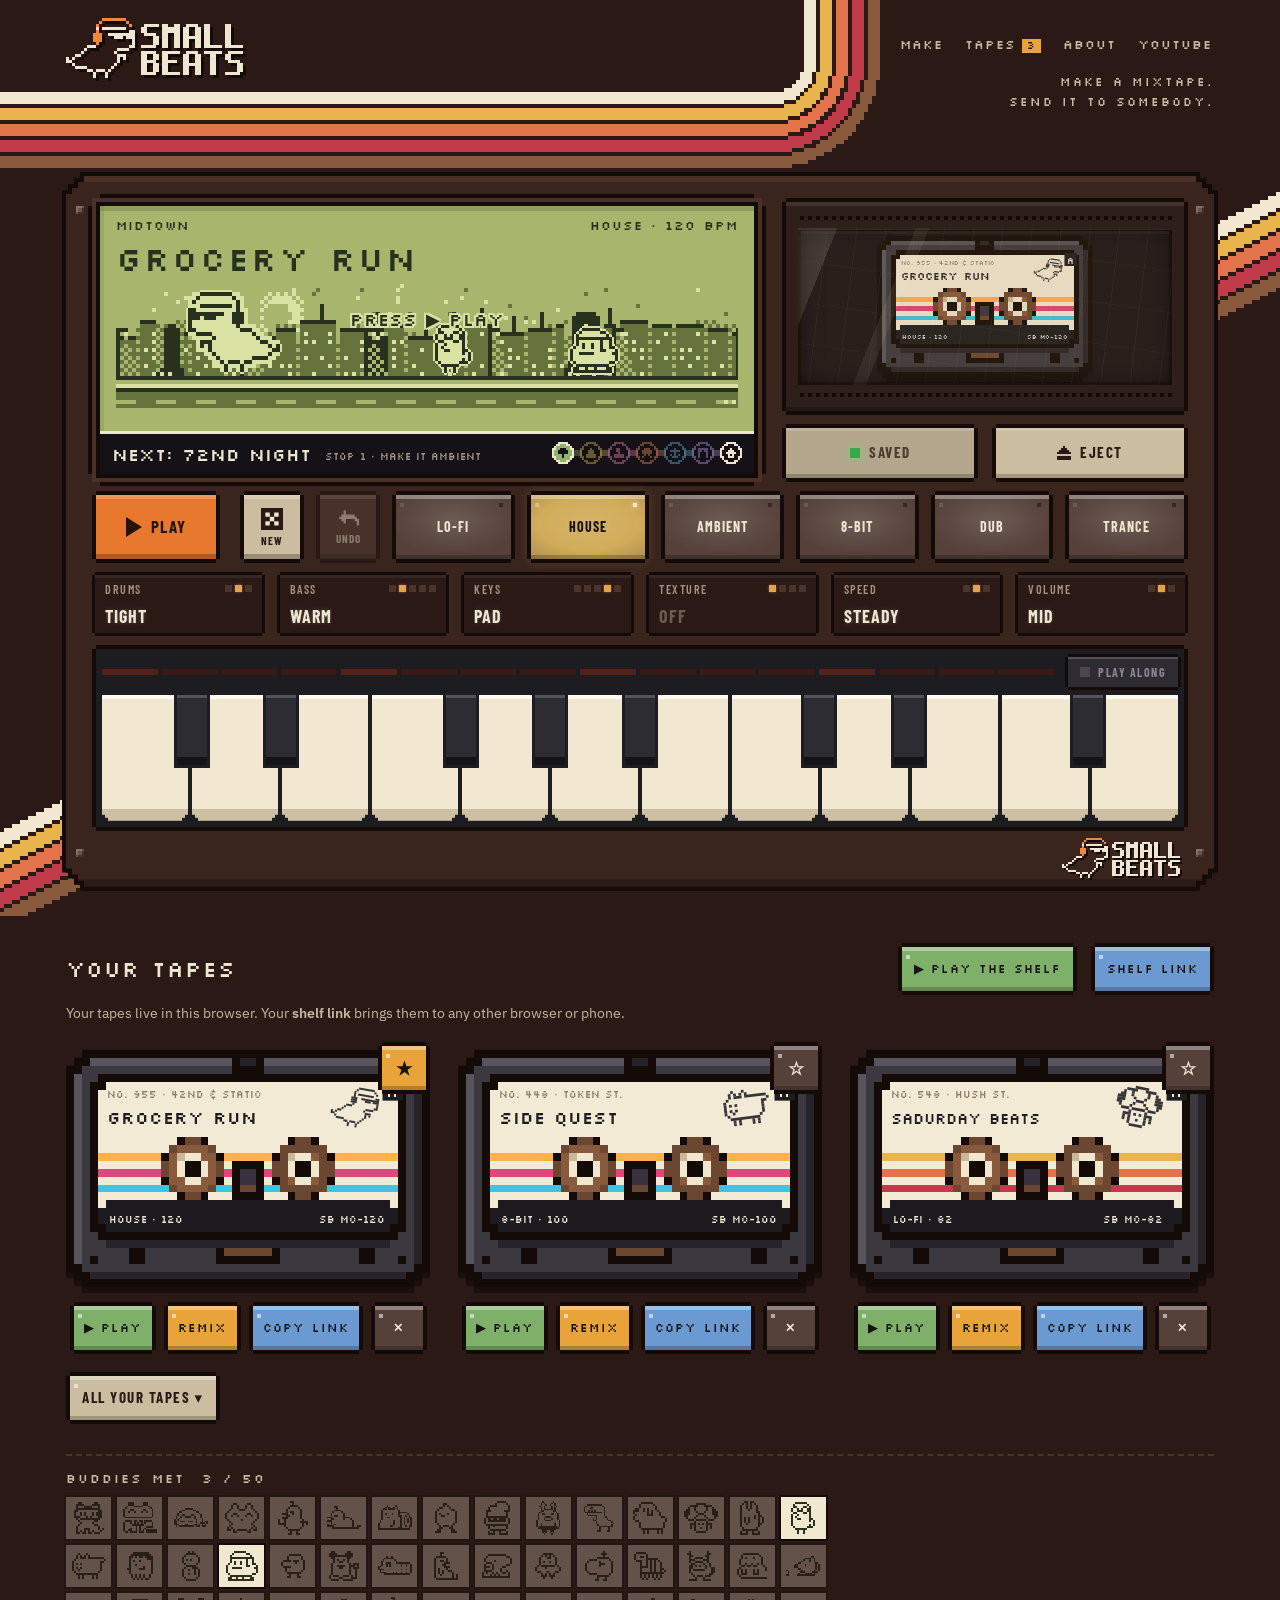
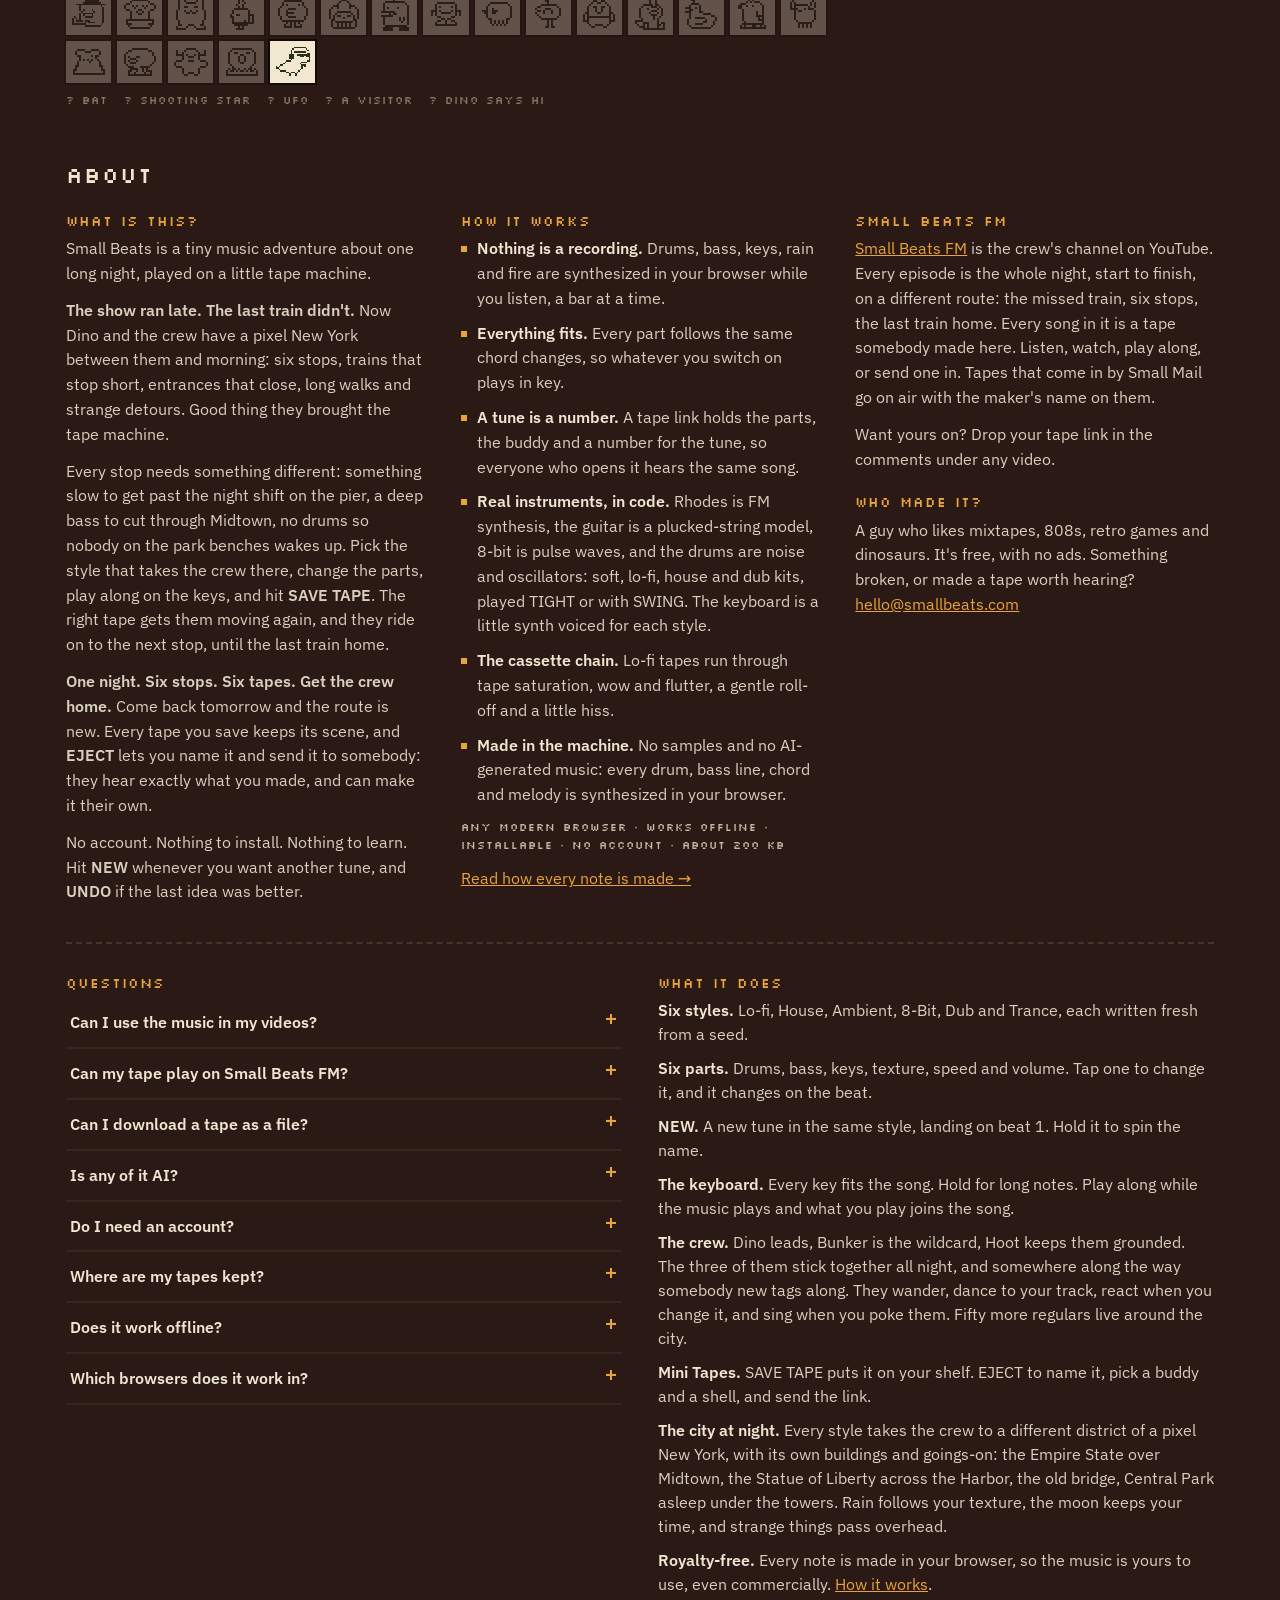
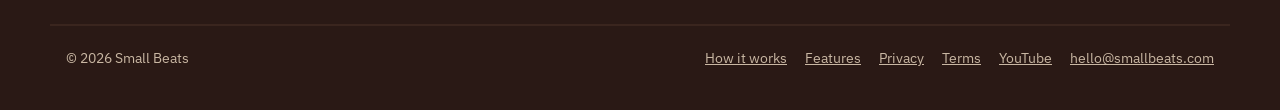
<file: index.html>
<!doctype html>
<html lang="en">
<head>
<meta charset="utf-8">
<meta name="build" content="67">
<meta name="viewport" content="width=device-width,initial-scale=1,viewport-fit=cover">
<title>Small Beats · Make your own mixtape</title>
<meta name="description" content="The show ran late. The last train didn't. A tiny music adventure about one long night: get Dino and his crew across a pixel New York, one tape per stop. Make a mixtape, play along, send it to somebody. No account. No AI.">
<link rel="canonical" href="https://smallbeats.com/">
<meta name="theme-color" content="#2a1915">
<meta property="og:type" content="website">
<meta property="og:site_name" content="Small Beats">
<meta property="og:url" content="https://smallbeats.com/">
<meta property="og:title" content="Small Beats · Make your own mixtape">
<meta property="og:description" content="The show ran late. The last train didn't. One night. Six stops. Six tapes. Get the crew home.">
<meta property="og:image" content="https://smallbeats.com/og.png?v=67">
<meta property="og:image:width" content="1200"><meta property="og:image:height" content="630">
<meta property="og:image:alt" content="The Small Beats tape machine: a Game Boy green screen where Dino, in sunglasses and orange headphones, walks a pixel New York at night with his crew, a station sign showing tonight's six stops, beside a cassette. One night. Six stops. Six tapes. Get the crew home.">
<meta name="twitter:card" content="summary_large_image">
<meta name="twitter:title" content="Small Beats · Make your own mixtape">
<meta name="twitter:description" content="The show ran late. The last train didn't. One night. Six stops. Six tapes. Get the crew home.">
<meta name="twitter:image" content="https://smallbeats.com/og.png?v=67">
<link rel="icon" href="favicon.ico" sizes="any">
<link rel="icon" href="icons/favicon-32.png" sizes="32x32" type="image/png">
<link rel="apple-touch-icon" href="icons/apple-touch-icon.png">
<link rel="manifest" href="manifest.webmanifest">
<link rel="preload" href="fonts/silkscreen-400.woff2" as="font" type="font/woff2" crossorigin>
<link rel="stylesheet" href="app.css?v=67">
<script type="application/ld+json">{"@context":"https://schema.org","@type":"WebApplication","name":"Small Beats","url":"https://smallbeats.com/","applicationCategory":"MusicApplication","operatingSystem":"Any (web browser)","offers":{"@type":"Offer","price":"0","priceCurrency":"USD"},"description":"A tiny music adventure about one long night: get Dino and his crew across a pixel New York, one tape per stop. Make a mixtape, play along, send it to somebody.","sameAs":["https://www.youtube.com/@smallbeatsfm"]}</script>
<script type="application/ld+json">{"@context": "https://schema.org", "@type": "FAQPage", "mainEntity": [{"@type": "Question", "name": "Can I use the music in my videos?", "acceptedAnswer": {"@type": "Answer", "text": "Yes. The music is royalty-free: use it in videos, streams, podcasts, games or anything else, even commercially, with no fee and no need to ask. Credit is appreciated, not required. Because anyone can make the same tape, please don't register it with Content ID or resell it as a sample library. The details are in the terms."}}, {"@type": "Question", "name": "Can I download a tape as a file?", "acceptedAnswer": {"@type": "Answer", "text": "Not as a file. The music is made live, so to keep it, record it: your phone or computer's screen recorder works, and so does OBS for longer recordings."}}, {"@type": "Question", "name": "Is any of it AI?", "acceptedAnswer": {"@type": "Answer", "text": "No. Not one note is AI-generated. Everything is synthesized by code in your browser, from the tape's settings and a number for the tune."}}, {"@type": "Question", "name": "Do I need an account?", "acceptedAnswer": {"@type": "Answer", "text": "No. There's nothing to sign up for and nothing to install. It's free, with no ads."}}, {"@type": "Question", "name": "Where are my tapes kept?", "acceptedAnswer": {"@type": "Answer", "text": "In this browser, on this device. Your shelf link (under YOUR TAPES) holds every tape in one link: open it in any other browser or phone to bring them along. Private browsing windows forget everything when they close."}}, {"@type": "Question", "name": "Does it work offline?", "acceptedAnswer": {"@type": "Answer", "text": "Yes, once the page has loaded. Add it to your home screen and it opens like an app. On iPhone it plays even with the ring switch on silent."}}, {"@type": "Question", "name": "Which browsers does it work in?", "acceptedAnswer": {"@type": "Answer", "text": "Current Chrome, Edge, Safari and Firefox, on computers, phones and tablets."}}]}</script>
</head>
<body class="striped">
<div class="stripe-wrap" aria-hidden="true"><canvas class="stripe" id="stripe"></canvas></div>
<a class="skip" href="#make">Skip to the machine</a>

<header class="top">
  <a class="brand" href="/" aria-label="Small Beats home"><picture><source media="(max-width:620px)" srcset="icons/logo-2.png 1x, icons/logo-4.png 2x"><img class="brand-logo" src="icons/logo-3.png" srcset="icons/logo-3.png 1x, icons/logo-6.png 2x" alt="Small Beats" width="177" height="60"></picture></a>
  <nav class="nav" aria-label="Main"><a href="#make">MAKE</a><a href="#tapes" id="navTapes" hidden>TAPES<b class="nav-n" id="navCount"></b></a><a href="#about">ABOUT</a><a href="https://www.youtube.com/@smallbeatsfm" target="_blank" rel="noopener">YOUTUBE</a></nav>
</header>

<main>
  <!-- a tape somebody sent you (shown when the address has ?tape=) -->
  <section class="shared-tape" id="shared" hidden aria-label="A tape somebody sent you">
    <p class="kick" id="sharedKick">SOMEBODY SENT YOU A TAPE</p>
    <div class="shared-cass" id="sharedWrap"></div>
    <p class="shared-by" id="sharedBy"></p>
    <div class="row-btns">
      <button class="pb pb-big" type="button" id="sharedPlay" style="--c:var(--green)">▶ PLAY</button>
      <button class="pb pb-big" type="button" id="sharedRemix" style="--c:var(--amber)">MAKE IT YOURS</button>
    </div>
    <button class="linkish" type="button" id="sharedKeep">Keep this tape</button>
  </section>

  <!-- a whole shelf, from a shelf link (?shelf=) -->
  <section class="shared-tape shelf-in" id="shelfIn" hidden aria-label="A shelf of tapes">
    <p class="kick" id="shelfInKick">SOMEBODY SENT YOU A SHELF</p>
    <div class="rack shelf-in-rack" id="shelfInRack"></div>
    <p class="shared-by" id="shelfInMore"></p>
    <div class="row-btns"><button class="pb pb-big" type="button" id="shelfInAdd" style="--c:var(--green)">KEEP THESE TAPES</button></div>
    <p class="note" id="shelfInNote" aria-live="polite"></p>
  </section>

  <section class="hero" id="hero">
    <h1>Make a mixtape. <span>Send it to somebody.</span></h1>
  </section>

  <section class="deck" id="make" aria-label="The machine">
    <div class="sb1" id="sb1"><i class="sb1-bg" aria-hidden="true"></i>
      <i class="screw s1"></i><i class="screw s2"></i><i class="screw s3"></i><i class="screw s4"></i>

      <div class="m-screen vfd" id="screen">
        <div class="vfd-top"><span id="vfdSide"></span><span id="vfdStyle"></span></div>
        <div class="vfd-name" id="vfdName" aria-live="polite"></div>
        <canvas class="stage" id="stage" aria-hidden="true"></canvas>
        <div class="lcd-sign"><canvas id="routeSign" aria-label="Tonight's route"></canvas></div>
        <div class="lcd-strip"><span id="lcdTime">■ A 00:00</span><span id="lcdMood"></span></div>
      </div>

      <div class="m-door" id="door"><i class="grille" aria-hidden="true"></i><div class="door-win" id="cassWrap"></div><i class="grille" aria-hidden="true"></i></div>
      <div class="m-recsend">
        <button class="mk mk-rec" type="button" id="recBtn" aria-pressed="false"><i class="rec" aria-hidden="true"></i><span id="recT">SAVE TAPE</span></button>
        <button class="mk mk-send" type="button" id="sendBtn" aria-expanded="false" aria-controls="sheet" aria-label="Eject: label it and send it"><svg width="14" height="14" viewBox="0 0 7 7" aria-hidden="true"><path fill="currentColor" d="M3 0h1v1h1v1h1v1h1v1H0V3h1V2h1V1h1zM0 5h7v2H0z"/></svg>EJECT</button>
      </div>

      <button class="mk mk-play" type="button" id="play" aria-pressed="false"><span class="play-i" aria-hidden="true"></span><span id="playT">PLAY</span></button>
      <div class="m-keys" id="mkeys" role="group" aria-label="Sound">
        <button class="mk mk-dice" type="button" id="newTune" aria-label="New tune" title="New tune"><svg width="22" height="22" viewBox="0 0 10 10" aria-hidden="true"><path fill="currentColor" d="M0 0h10v10H0z"/><path fill="#f0c94a" d="M2 2h2v2H2zM6 6h2v2H6zM4 4h2v2H4zM6 2h2v2H6zM2 6h2v2H2z"/></svg><span class="mk-sub">NEW</span></button>
        <button class="mk mk-undo" type="button" id="undoTune" aria-label="Undo" title="Undo"><svg width="22" height="18" viewBox="0 0 10 8" aria-hidden="true"><path fill="currentColor" d="M3 0h1v2h4v1h1v1h1v3H9V5H8V4H4v2H3V5H2V4H1V3h1V2h1z"/></svg><span class="mk-sub">UNDO</span></button>
      </div>

      <div class="m-dials" id="dials" role="group" aria-label="Parts: tap to change"></div>

      <div class="m-kb">
        <div class="rail">
          <div class="kb-tabs" role="group" aria-label="Show"><button class="pp kb-tab" type="button" id="tabKeys" aria-pressed="true">KEYBOARD</button><button class="pp kb-tab" type="button" id="tabParts" aria-pressed="false">PARTS</button></div>
          <div class="beat" id="beat" aria-hidden="true"></div>
          <button class="pp loop" type="button" id="loopBtn" data-state="off"><span class="loop-led" aria-hidden="true"></span><span id="loopT">PLAY ALONG</span></button>
        </div>
        <div class="kb" id="kb" role="group" aria-label="Play along keyboard: every key fits the song"></div>
      </div>

      <picture class="m-stamp" aria-hidden="true"><source media="(max-width:760px)" srcset="icons/stamp-1.png 1x, icons/stamp-2.png 2x"><img src="icons/stamp-2.png" srcset="icons/stamp-2.png 1x, icons/stamp-4.png 2x" alt="" width="118" height="40"></picture>
      <div class="m-credits" id="credits" hidden>
        <div class="cr-now"><span>NOW PLAYING</span><b id="crName"></b></div>
        <div class="cr-by"><span>MIXED BY</span><b id="crBy"></b></div>
        <div class="cr-more"><span id="crNext"></span><b id="crAsk">SMALL MAIL IS OPEN · DROP YOUR TAPE IN THE COMMENTS</b></div>
      </div>
    </div>
  </section>

  <section class="shelf" id="tapes" aria-label="Your tapes" hidden>
    <div class="shelf-head">
      <h2>YOUR TAPES</h2>
      <div class="row-btns">
        <button class="pb pb-sm" type="button" id="playAll" style="--c:var(--green)">▶ PLAY THE SHELF</button>
        <button class="pb pb-sm" type="button" id="shelfLinkBtn" style="--c:var(--blue)" aria-expanded="false" aria-controls="backup">SHELF LINK</button>
      </div>
    </div>
    <p class="hint">Your tapes live in this browser. Your <b>shelf link</b> brings them to any other browser or phone.</p>
    <div class="backup" id="backup" hidden>
      <div class="backup-text">
        <p class="step-h">YOUR SHELF LINK</p>
        <p>Every tape on this shelf, in one link. Open it in any browser to bring them all along. Bookmark it or send it to yourself, and grab a fresh one after you save new tapes.</p>
        <input type="text" class="linkbox" id="shelfLink" readonly aria-label="Your shelf link">
        <div class="row-btns"><button class="pb pb-sm" type="button" id="copyShelf" style="--c:var(--blue)">COPY SHELF LINK</button></div>
        <p class="note" id="shelfNote" aria-live="polite"></p>
      </div>
      <div class="qr-wrap"><canvas id="qr" width="232" height="232" aria-label="QR code of your shelf link" role="img"></canvas><p class="hint" id="qrHint">Point your phone's camera here to take your tapes with you.</p></div>
    </div>
    <div class="shelf-row" id="shelf"></div>
    <details class="more-tapes" id="moreTapes"><summary class="pb pb-sm" style="--c:#cbbd9f">ALL YOUR TAPES ▾</summary>
    <p class="rack-h">THE RACK</p>
    <div class="rack" id="rack"></div>
    <p class="hint rack-empty" id="rackEmpty">Save more tapes and they stack up here. Star the ones you love to keep them up front.</p>
    <p class="rack-h">SMALL MAIL</p>
    <div class="rack" id="friends"></div>
    <p class="hint rack-empty" id="friendsEmpty">Tapes people send you land here, with their name on them.</p>
    </details>
    <p class="rack-h" id="homesH" hidden>GOT THE CREW HOME <span class="met-count" id="homes"></span></p>
    <p class="rack-h">BUDDIES MET <span class="met-count" id="metCount"></span></p>
    <div class="met" id="met" aria-label="Buddies you've seen on the screen"></div>
    <p class="met-seen" id="metSeen"></p>
    <div class="undo" id="undo" hidden><span id="undoT"></span><button class="linkish" type="button" id="undoBtn">UNDO</button></div>
  </section>

  <section class="about" id="about">
    <h2>ABOUT</h2>
    <div class="about-cols">
      <div>
        <h3>What is this?</h3>
        <p>Small Beats is a tiny music adventure about one long night, played on a little tape machine.</p>
        <p><b>The show ran late. The last train didn't.</b> Now Dino and the crew have a pixel New York between them and morning: six stops, trains that stop short, entrances that close, long walks and strange detours. Good thing they brought the tape machine.</p>
        <p>Every stop needs something different: something slow to get past the night shift on the pier, a deep bass to cut through Midtown, no drums so nobody on the park benches wakes up. Pick the style that takes the crew there, change the parts, play along on the keys, and hit <b>SAVE TAPE</b>. The right tape gets them moving again, and they ride on to the next stop, until the last train home.</p>
        <p><b>One night. Six stops. Six tapes. Get the crew home.</b> Come back tomorrow and the route is new. Every tape you save keeps its scene, and <b>EJECT</b> lets you name it and send it to somebody: they hear exactly what you made, and can make it their own.</p>
        <p>No account. Nothing to install. Nothing to learn. Hit <b>NEW</b> whenever you want another tune, and <b>UNDO</b> if the last idea was better.</p>
      </div>
      <div>
        <h3>How it works</h3>
        <ul class="how">
          <li><b>Nothing is a recording.</b> Drums, bass, keys, rain and fire are synthesized in your browser while you listen, a bar at a time.</li>
          <li><b>Everything fits.</b> Every part follows the same chord changes, so whatever you switch on plays in key.</li>
          <li><b>A tune is a number.</b> A tape link holds the parts, the buddy and a number for the tune, so everyone who opens it hears the same song.</li>
          <li><b>Real instruments, in code.</b> Rhodes is FM synthesis, the guitar is a plucked-string model, 8-bit is pulse waves, and the drums are noise and oscillators: soft, lo-fi, house and dub kits, played TIGHT or with SWING. The keyboard is a little synth voiced for each style.</li>
          <li><b>The cassette chain.</b> Lo-fi tapes run through tape saturation, wow and flutter, a gentle roll-off and a little hiss.</li>
          <li><b>Made in the machine.</b> No samples and no AI-generated music: every drum, bass line, chord and melody is synthesized in your browser.</li>
        </ul>
        <p class="specs">Any modern browser · works offline · installable · no account · about 200 KB</p>
        <p><a href="how-it-works/">Read how every note is made →</a></p>
      </div>
      <div>
        <h3>Small Beats FM</h3>
        <p><a href="https://www.youtube.com/@smallbeatsfm" target="_blank" rel="noopener">Small Beats FM</a> is the crew's channel on YouTube. Every episode is the whole night, start to finish, on a different route: the missed train, six stops, the last train home. Every song in it is a tape somebody made here. Listen, watch, play along, or send one in. Tapes that come in by Small Mail go on air with the maker's name on them.</p>
        <p>Want yours on? Drop your tape link in the comments under any video.</p>
        <h3>Who made it?</h3>
        <p>A guy who likes mixtapes, 808s, retro games and dinosaurs. It's free, with no ads. Something broken, or made a tape worth hearing? <a href="mailto:hello@smallbeats.com">hello@smallbeats.com</a></p>
      </div>
    </div>
    <div class="about-cols about-more">
      <div class="faq" id="faq">
        <h3>Questions</h3>
        <details><summary>Can I use the music in my videos?</summary><p>Yes. The music is royalty-free: use it in videos, streams, podcasts, games or anything else, even commercially, with no fee and no need to ask. Credit is appreciated, not required. Because anyone can make the same tape, please don't register it with Content ID or resell it as a sample library. The details are in the <a href="terms.html">terms</a>.</p></details><details><summary>Can my tape play on Small Beats FM?</summary><p>Yes. Drop its link in the comments under any <a href="https://www.youtube.com/@smallbeatsfm" target="_blank" rel="noopener">Small Beats FM</a> video. Small Mail picks from there, and every tape that plays is credited with the MIXED BY name on it.</p></details><details><summary>Can I download a tape as a file?</summary><p>Not as a file. The music is made live, so to keep it, record it: your phone or computer's screen recorder works, and so does OBS for longer recordings.</p></details><details><summary>Is any of it AI?</summary><p>No. Not one note is AI-generated. Everything is synthesized by code in your browser, from the tape's settings and a number for the tune.</p></details><details><summary>Do I need an account?</summary><p>No. There's nothing to sign up for and nothing to install. It's free, with no ads.</p></details><details><summary>Where are my tapes kept?</summary><p>In this browser, on this device. Your shelf link (under YOUR TAPES) holds every tape in one link: open it in any other browser or phone to bring them along. Private browsing windows forget everything when they close.</p></details><details><summary>Does it work offline?</summary><p>Yes, once the page has loaded. Add it to your home screen and it opens like an app. On iPhone it plays even with the ring switch on silent.</p></details><details><summary>Which browsers does it work in?</summary><p>Current Chrome, Edge, Safari and Firefox, on computers, phones and tablets.</p></details>
      </div>
      <div class="new" id="new">
        <h3>What it does</h3>
        <ul class="feat">
          <li><b>Six styles.</b> Lo-fi, House, Ambient, 8-Bit, Dub and Trance, each written fresh from a seed.</li>
          <li><b>Six parts.</b> Drums, bass, keys, texture, speed and volume. Tap one to change it, and it changes on the beat.</li>
          <li><b>NEW.</b> A new tune in the same style, landing on beat 1. Hold it to spin the name.</li>
          <li><b>The keyboard.</b> Every key fits the song. Hold for long notes. Play along while the music plays and what you play joins the song.</li>
          <li><b>The crew.</b> Dino leads, Bunker is the wildcard, Hoot keeps them grounded. The three of them stick together all night, and somewhere along the way somebody new tags along. They wander, dance to your track, react when you change it, and sing when you poke them. Fifty more regulars live around the city.</li>
          <li><b>Mini Tapes.</b> SAVE TAPE puts it on your shelf. EJECT to name it, pick a buddy and a shell, and send the link.</li>
          <li><b>The city at night.</b> Every style takes the crew to a different district of a pixel New York, with its own buildings and goings-on: the Empire State over Midtown, the Statue of Liberty across the Harbor, the old bridge, Central Park asleep under the towers. Rain follows your texture, the moon keeps your time, and strange things pass overhead.</li>
          <li><b>Royalty-free.</b> Every note is made in your browser, so the music is yours to use, even commercially. <a href="how-it-works/">How it works</a>.</li>
        </ul>
      </div>
    </div>
  </section>
</main>

<footer class="foot">
  <p>© 2026 Small Beats</p>
  <nav aria-label="Footer"><a href="how-it-works/">How it works</a><a href="#new">Features</a><a href="privacy.html">Privacy</a><a href="terms.html">Terms</a><a href="https://www.youtube.com/@smallbeatsfm" target="_blank" rel="noopener">YouTube</a><a href="mailto:hello@smallbeats.com">hello@smallbeats.com</a></nav>
</footer>

<div class="sheet" id="sheet" hidden>
  <div class="sheet-scrim" id="sheetScrim"></div>
  <div class="sheet-panel" role="region" aria-label="Eject: label your tape and send it">
    <div class="sheet-head"><p class="step-h">▲ EJECT <span class="step-sub">the music keeps playing</span></p><button class="pb pb-sm" type="button" id="sheetDone" style="--c:var(--paper)">DONE ▼</button></div>
    <div class="sheet-body">
      <div class="sheet-tape"><div id="sheetCass"></div>
        <button class="pb pb-big send-tape" type="button" id="sendTape" style="--c:#6fa9de">SEND TAPE ▸</button>
        <div class="sheet-acts">
          <button class="pb pb-sm" type="button" id="copyLink" style="--c:var(--paper)">COPY LINK</button>
          <button class="pb pb-sm" type="button" id="qrBtn" style="--c:var(--paper)" aria-expanded="false">QR</button>
          <button class="pb pb-sm" type="button" id="savePic" style="--c:var(--paper)">SAVE CARD</button>
        </div>
        <input type="text" class="linkbox" id="sentLink" readonly aria-label="Your tape's link" hidden>
        <p class="note" id="sentNote" aria-live="polite"></p>
        <div class="tape-qr" id="tapeQrWrap" hidden><canvas id="tapeQr" width="200" height="200" role="img" aria-label="QR code of your tape's link"></canvas><p class="hint">Point a phone's camera here and the tape opens on it.</p></div>
      </div>
      <div class="sheet-form">
        <p class="grp-h">THE LABEL</p>
        <div class="namebar">
          <label class="fld"><span>NAME</span><span class="namebox"><input type="text" id="tapeName" maxlength="24" autocomplete="off" spellcheck="false"><button class="pb pb-sm" type="button" id="rollName" style="--c:var(--paper)" aria-label="Another name" title="Another name">↻</button></span></label>
          <label class="fld"><span>MIXED BY</span><span class="namebox from"><input type="text" id="fromName" maxlength="24" autocomplete="off" spellcheck="false" placeholder="your name (optional)"></span></label>
        </div>
        <p class="grp-h">THE LOOK <span class="step-sub">buddy <b id="budName"></b> · shell <b class="shell-name" id="shellName"></b></span></p>
        <div class="buddies" id="buddyGrid" role="group" aria-label="Pick a buddy"></div>
        <div class="shell-row" id="shellRow" role="group" aria-label="Pick a shell"></div>
      </div>
    </div>
  </div>
</div>

<script src="analytics.js?v=67" defer></script>
<script src="buddies.js?v=67" defer></script>
<script src="engine.js?v=67" defer></script>
<script src="composer.js?v=67" defer></script>
<script src="night.js?v=67" defer></script>
<script src="app.js?v=67" defer></script>
</body>
</html>
</file>
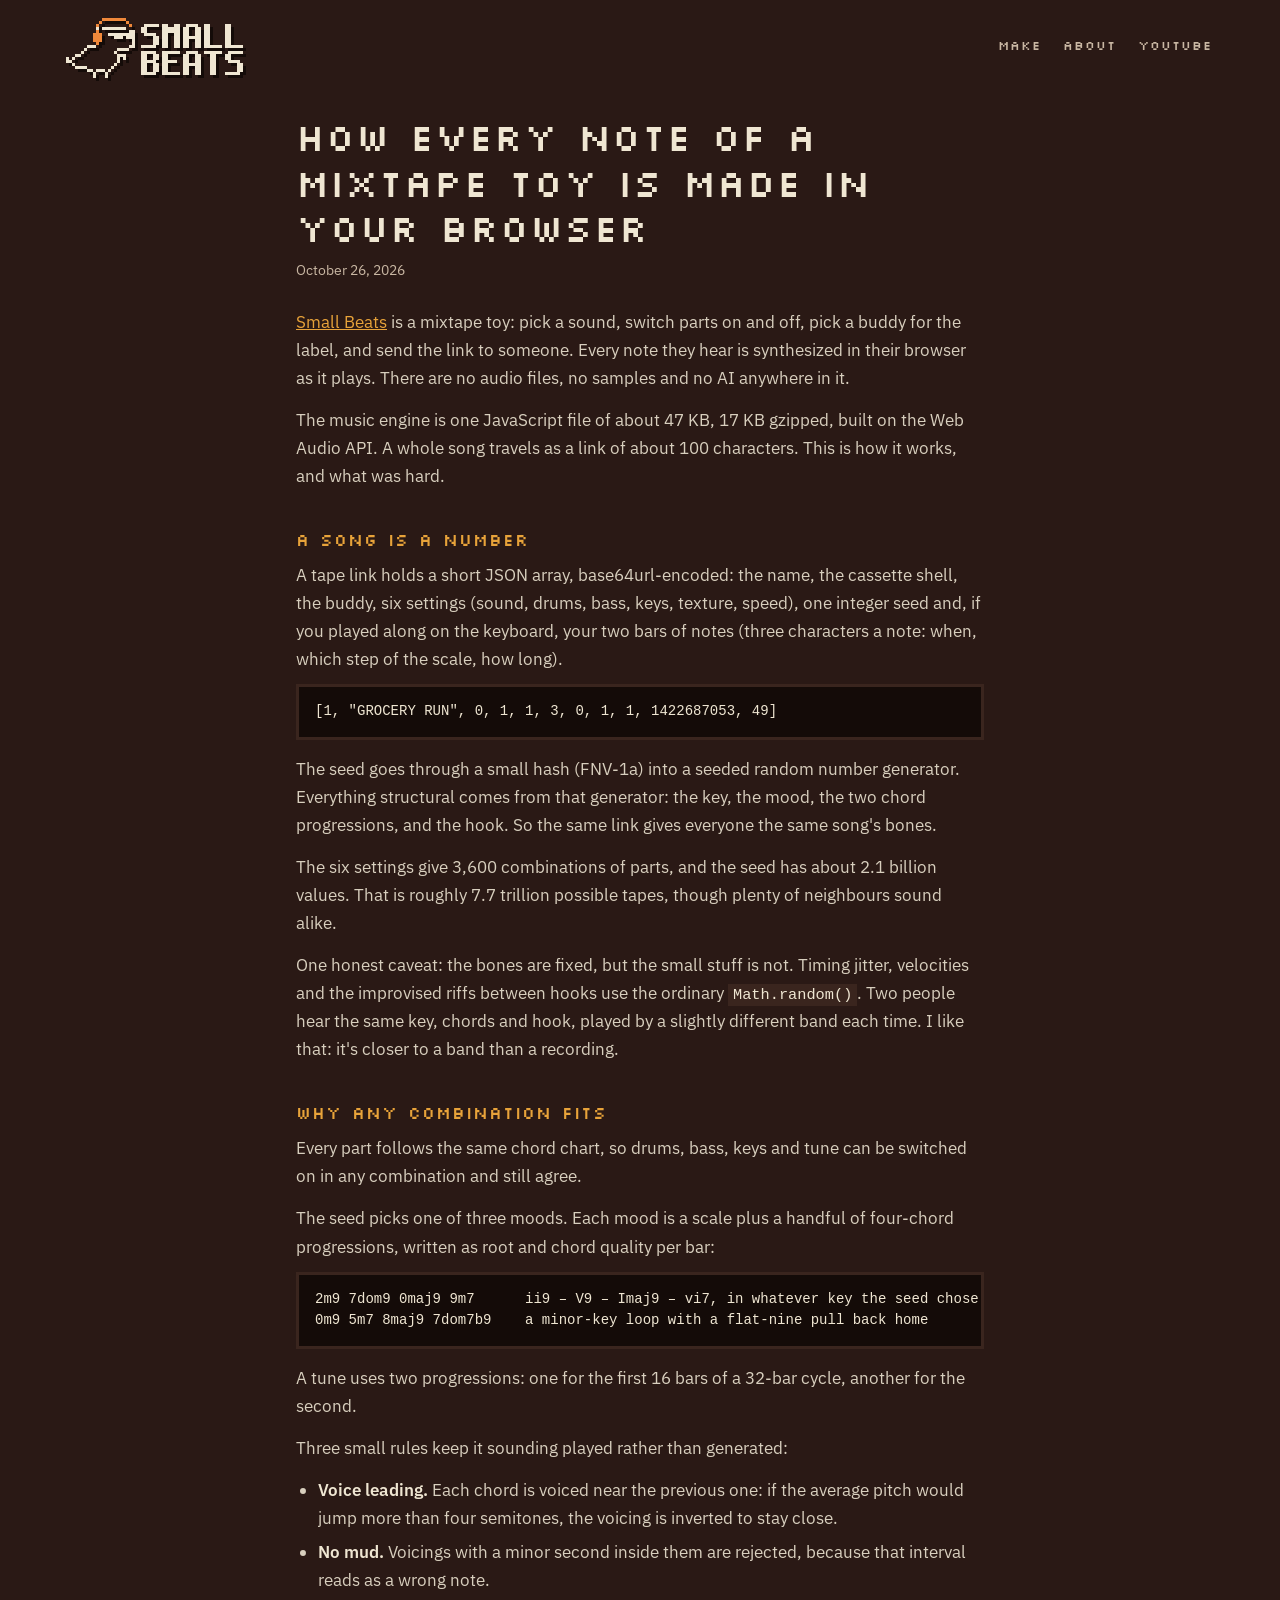
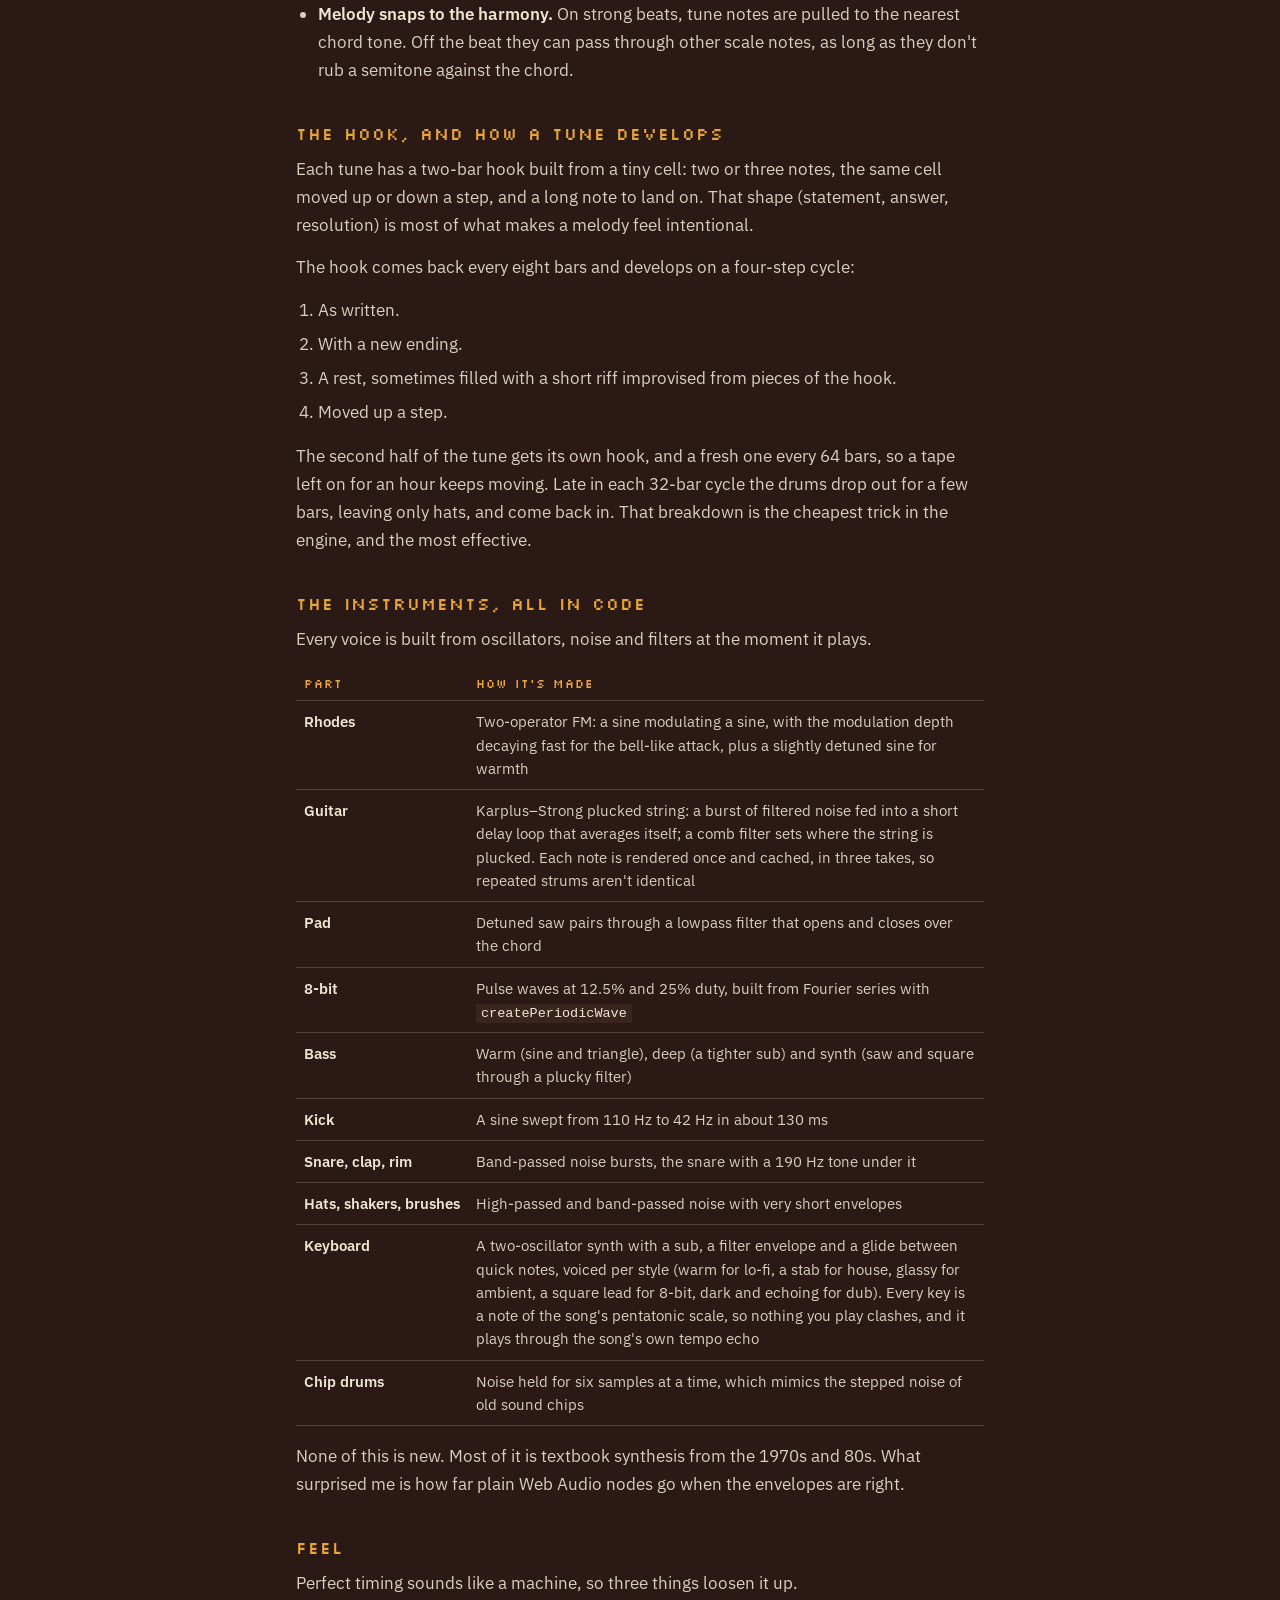
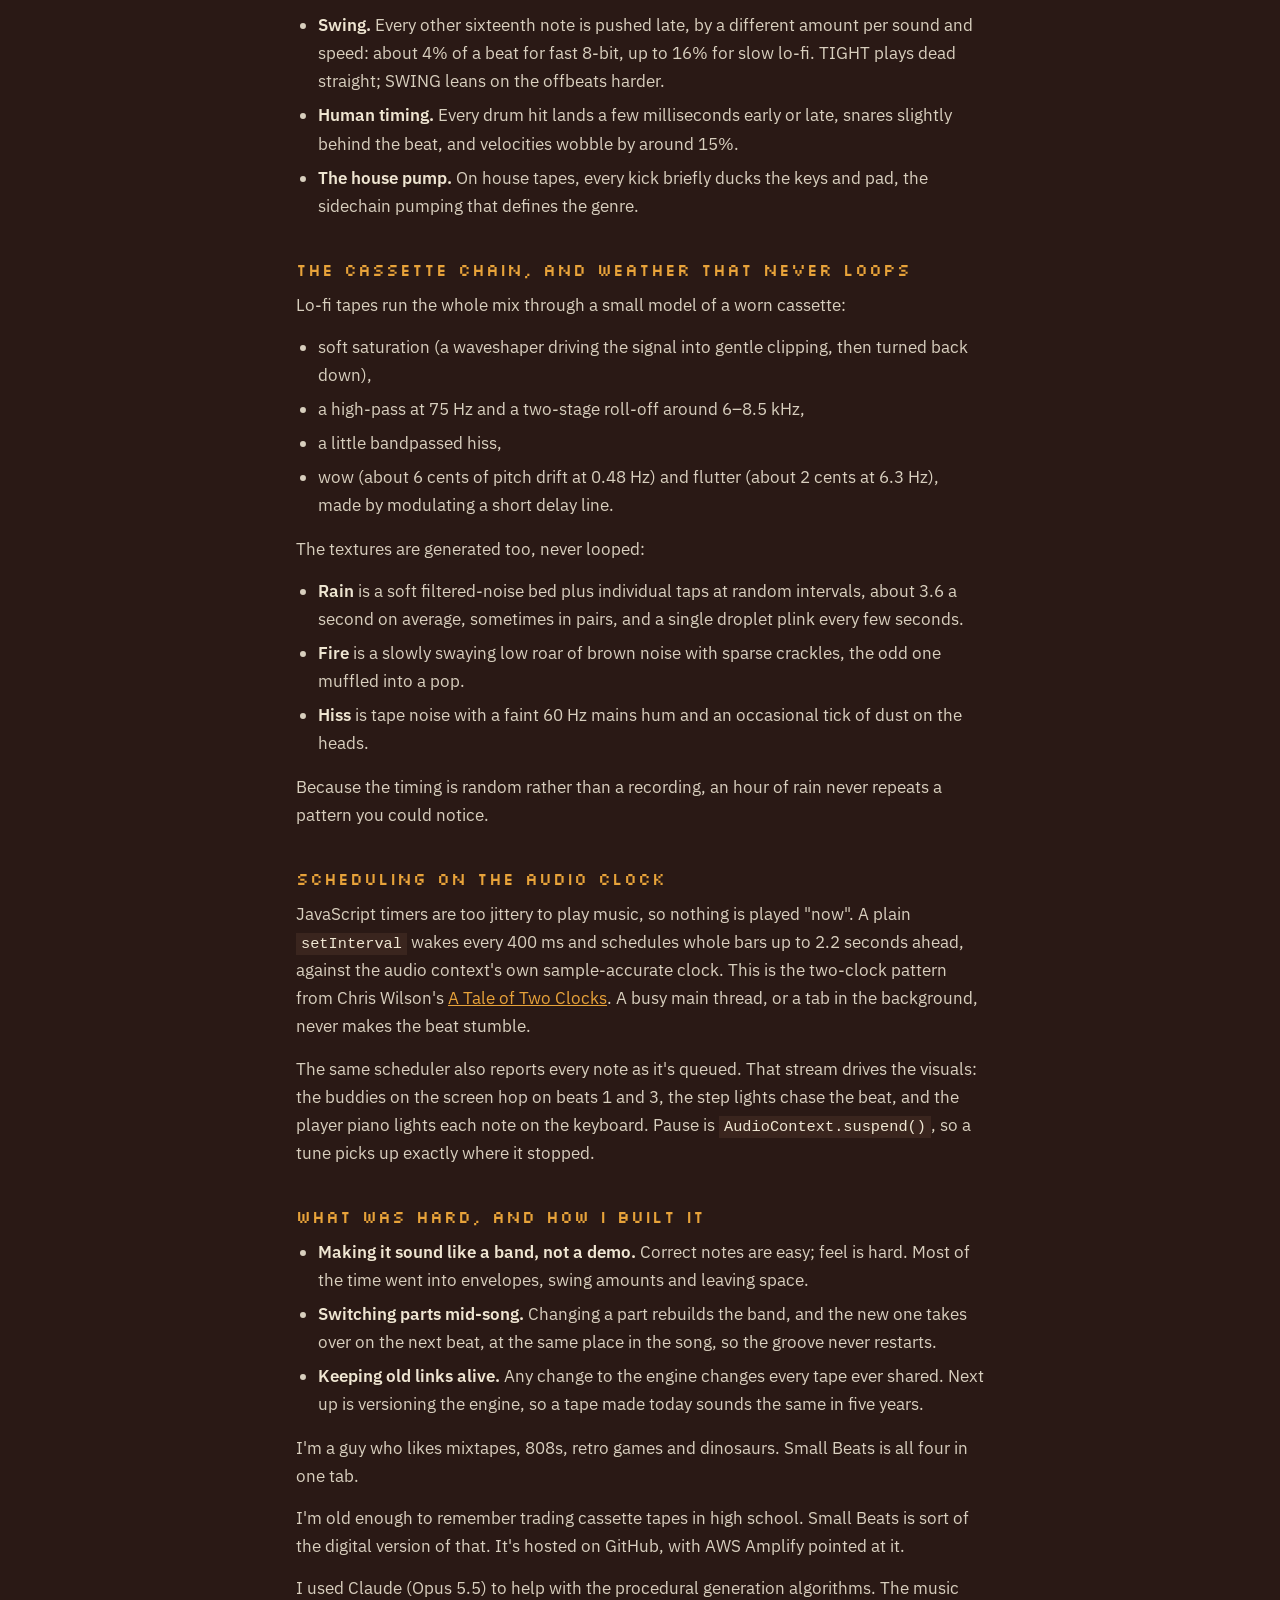
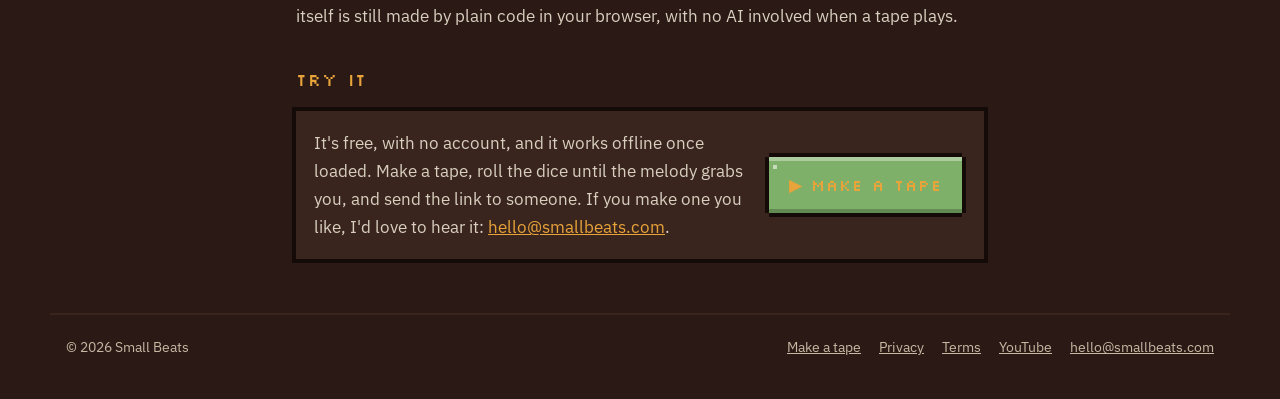
<file: how-it-works/index.html>
<!doctype html>
<html lang="en">
<head>
<meta charset="utf-8">
<meta name="viewport" content="width=device-width,initial-scale=1,viewport-fit=cover">
<title>How every note of a mixtape toy is made in your browser · Small Beats</title>
<meta name="description" content="No samples, no AI, about 17 KB of JavaScript: how Small Beats turns a 100-character link into a song, with FM keys, plucked strings, synthesized drums and a cassette that wobbles.">
<link rel="canonical" href="https://smallbeats.com/how-it-works/">
<meta name="theme-color" content="#2a1915">
<meta property="og:type" content="article">
<meta property="og:site_name" content="Small Beats">
<meta property="og:url" content="https://smallbeats.com/how-it-works/">
<meta property="og:title" content="How every note of a mixtape toy is made in your browser">
<meta property="og:description" content="No samples, no AI, about 17 KB of JavaScript: how a 100-character link becomes a song.">
<meta property="og:image" content="https://smallbeats.com/og.png?v=17">
<meta property="og:image:width" content="1200"><meta property="og:image:height" content="630">
<meta name="twitter:card" content="summary_large_image">
<meta name="twitter:title" content="How every note of a mixtape toy is made in your browser">
<meta name="twitter:description" content="No samples, no AI, about 17 KB of JavaScript: how a 100-character link becomes a song.">
<meta name="twitter:image" content="https://smallbeats.com/og.png?v=17">
<link rel="icon" href="../favicon.ico" sizes="any">
<link rel="icon" href="../icons/favicon-32.png" sizes="32x32" type="image/png">
<link rel="apple-touch-icon" href="../icons/apple-touch-icon.png">
<link rel="stylesheet" href="../app.css?v=67">
<script type="application/ld+json">{"@context":"https://schema.org","@type":"Article","headline":"How every note of a mixtape toy is made in your browser","datePublished":"2026-10-26","author":{"@type":"Person","name":"The maker of Small Beats"},"publisher":{"@type":"Organization","name":"Small Beats","url":"https://smallbeats.com/"},"mainEntityOfPage":"https://smallbeats.com/how-it-works/","image":"https://smallbeats.com/og.png?v=17"}</script>
<style>
  .post{max-width:720px;margin:0 auto;padding:10px var(--gut) 48px}
  .post h1{font:400 clamp(26px,4.6vw,38px)/1.2 Silk;letter-spacing:1px;margin:14px 0 8px}
  .post .meta{color:var(--muted);font-size:14px;margin:0 0 26px}
  .post h2{font:400 17px/1.35 Silk;letter-spacing:1px;color:var(--amber);margin:38px 0 10px}
  .post p,.post li{color:#d8cfbe;font-size:17px;line-height:1.65}
  .post p{margin:0 0 14px}
  .post ul,.post ol{margin:0 0 16px;padding-left:22px}
  .post li{margin:0 0 6px}
  .post b{color:var(--cream)}
  .post a{color:var(--amber)}
  .post code{font:400 .9em/1 ui-monospace,Menlo,monospace;background:#3a251e;padding:2px 5px;color:var(--cream)}
  .post pre{background:#140b08;color:#efe6d2;padding:14px 16px;overflow-x:auto;font:400 14px/1.55 ui-monospace,Menlo,monospace;box-shadow:0 0 0 3px #3a251e;margin:4px 3px 18px}
  .post pre code{background:none;padding:0;font-size:inherit}
  .post .tbl{overflow-x:auto;margin:6px 0 16px}
  .post table{border-collapse:collapse;width:100%;font-size:15px}
  .post th,.post td{text-align:left;padding:9px 8px;border-bottom:1px solid #55403a;vertical-align:top;color:#d8cfbe}
  .post th{font:400 12px/1.3 Silk;letter-spacing:1px;color:var(--amber)}
  .post td:first-child{color:var(--cream);font-weight:600;white-space:nowrap}
  .try{display:flex;flex-wrap:wrap;align-items:center;gap:14px 20px;margin:20px 0 6px;padding:18px;background:var(--panel);box-shadow:0 0 0 4px var(--line)}
  .try p{margin:0;flex:1 1 260px}
  .try .pb{text-decoration:none}
  @media (max-width:620px){.post p,.post li{font-size:16px}.post td:first-child{white-space:normal}}
</style>
</head>
<body>
<header class="top">
  <a class="brand" href="../" aria-label="Small Beats home"><picture><source media="(max-width:620px)" srcset="../icons/logo-2.png 1x, ../icons/logo-4.png 2x"><img class="brand-logo" src="../icons/logo-3.png" srcset="../icons/logo-3.png 1x, ../icons/logo-6.png 2x" alt="Small Beats" width="177" height="60"></picture></a>
  <nav class="nav" aria-label="Main"><a href="../#make">MAKE</a><a href="../#about">ABOUT</a><a href="https://www.youtube.com/@smallbeatsfm" target="_blank" rel="noopener">YOUTUBE</a></nav>
</header>

<main class="post">
<article>
<h1>How every note of a mixtape toy is made in your browser</h1>
<p class="meta">October 26, 2026</p>

<p><a href="../">Small Beats</a> is a mixtape toy: pick a sound, switch parts on and off, pick a buddy for the label, and send the link to someone. Every note they hear is synthesized in their browser as it plays. There are no audio files, no samples and no AI anywhere in it.</p>
<p>The music engine is one JavaScript file of about 47 KB, 17 KB gzipped, built on the Web Audio API. A whole song travels as a link of about 100 characters. This is how it works, and what was hard.</p>

<h2>A song is a number</h2>
<p>A tape link holds a short JSON array, base64url-encoded: the name, the cassette shell, the buddy, six settings (sound, drums, bass, keys, texture, speed), one integer seed and, if you played along on the keyboard, your two bars of notes (three characters a note: when, which step of the scale, how long).</p>
<pre><code>[1, "GROCERY RUN", 0, 1, 1, 3, 0, 1, 1, 1422687053, 49]</code></pre>
<p>The seed goes through a small hash (FNV-1a) into a seeded random number generator. Everything structural comes from that generator: the key, the mood, the two chord progressions, and the hook. So the same link gives everyone the same song's bones.</p>
<p>The six settings give 3,600 combinations of parts, and the seed has about 2.1 billion values. That is roughly 7.7 trillion possible tapes, though plenty of neighbours sound alike.</p>
<p>One honest caveat: the bones are fixed, but the small stuff is not. Timing jitter, velocities and the improvised riffs between hooks use the ordinary <code>Math.random()</code>. Two people hear the same key, chords and hook, played by a slightly different band each time. I like that: it's closer to a band than a recording.</p>

<h2>Why any combination fits</h2>
<p>Every part follows the same chord chart, so drums, bass, keys and tune can be switched on in any combination and still agree.</p>
<p>The seed picks one of three moods. Each mood is a scale plus a handful of four-chord progressions, written as root and chord quality per bar:</p>
<pre><code>2m9 7dom9 0maj9 9m7      ii9 – V9 – Imaj9 – vi7, in whatever key the seed chose
0m9 5m7 8maj9 7dom7b9    a minor-key loop with a flat-nine pull back home</code></pre>
<p>A tune uses two progressions: one for the first 16 bars of a 32-bar cycle, another for the second.</p>
<p>Three small rules keep it sounding played rather than generated:</p>
<ul>
  <li><b>Voice leading.</b> Each chord is voiced near the previous one: if the average pitch would jump more than four semitones, the voicing is inverted to stay close.</li>
  <li><b>No mud.</b> Voicings with a minor second inside them are rejected, because that interval reads as a wrong note.</li>
  <li><b>Melody snaps to the harmony.</b> On strong beats, tune notes are pulled to the nearest chord tone. Off the beat they can pass through other scale notes, as long as they don't rub a semitone against the chord.</li>
</ul>

<h2>The hook, and how a tune develops</h2>
<p>Each tune has a two-bar hook built from a tiny cell: two or three notes, the same cell moved up or down a step, and a long note to land on. That shape (statement, answer, resolution) is most of what makes a melody feel intentional.</p>
<p>The hook comes back every eight bars and develops on a four-step cycle:</p>
<ol>
  <li>As written.</li>
  <li>With a new ending.</li>
  <li>A rest, sometimes filled with a short riff improvised from pieces of the hook.</li>
  <li>Moved up a step.</li>
</ol>
<p>The second half of the tune gets its own hook, and a fresh one every 64 bars, so a tape left on for an hour keeps moving. Late in each 32-bar cycle the drums drop out for a few bars, leaving only hats, and come back in. That breakdown is the cheapest trick in the engine, and the most effective.</p>

<h2>The instruments, all in code</h2>
<p>Every voice is built from oscillators, noise and filters at the moment it plays.</p>
<div class="tbl"><table>
  <thead><tr><th>Part</th><th>How it's made</th></tr></thead>
  <tbody>
    <tr><td>Rhodes</td><td>Two-operator FM: a sine modulating a sine, with the modulation depth decaying fast for the bell-like attack, plus a slightly detuned sine for warmth</td></tr>
    <tr><td>Guitar</td><td>Karplus–Strong plucked string: a burst of filtered noise fed into a short delay loop that averages itself; a comb filter sets where the string is plucked. Each note is rendered once and cached, in three takes, so repeated strums aren't identical</td></tr>
    <tr><td>Pad</td><td>Detuned saw pairs through a lowpass filter that opens and closes over the chord</td></tr>
    <tr><td>8-bit</td><td>Pulse waves at 12.5% and 25% duty, built from Fourier series with <code>createPeriodicWave</code></td></tr>
    <tr><td>Bass</td><td>Warm (sine and triangle), deep (a tighter sub) and synth (saw and square through a plucky filter)</td></tr>
    <tr><td>Kick</td><td>A sine swept from 110 Hz to 42 Hz in about 130 ms</td></tr>
    <tr><td>Snare, clap, rim</td><td>Band-passed noise bursts, the snare with a 190 Hz tone under it</td></tr>
    <tr><td>Hats, shakers, brushes</td><td>High-passed and band-passed noise with very short envelopes</td></tr>
    <tr><td>Keyboard</td><td>A two-oscillator synth with a sub, a filter envelope and a glide between quick notes, voiced per style (warm for lo-fi, a stab for house, glassy for ambient, a square lead for 8-bit, dark and echoing for dub). Every key is a note of the song's pentatonic scale, so nothing you play clashes, and it plays through the song's own tempo echo</td></tr>
    <tr><td>Chip drums</td><td>Noise held for six samples at a time, which mimics the stepped noise of old sound chips</td></tr>
  </tbody>
</table></div>
<p>None of this is new. Most of it is textbook synthesis from the 1970s and 80s. What surprised me is how far plain Web Audio nodes go when the envelopes are right.</p>

<h2>Feel</h2>
<p>Perfect timing sounds like a machine, so three things loosen it up.</p>
<ul>
  <li><b>Swing.</b> Every other sixteenth note is pushed late, by a different amount per sound and speed: about 4% of a beat for fast 8-bit, up to 16% for slow lo-fi. TIGHT plays dead straight; SWING leans on the offbeats harder.</li>
  <li><b>Human timing.</b> Every drum hit lands a few milliseconds early or late, snares slightly behind the beat, and velocities wobble by around 15%.</li>
  <li><b>The house pump.</b> On house tapes, every kick briefly ducks the keys and pad, the sidechain pumping that defines the genre.</li>
</ul>

<h2>The cassette chain, and weather that never loops</h2>
<p>Lo-fi tapes run the whole mix through a small model of a worn cassette:</p>
<ul>
  <li>soft saturation (a waveshaper driving the signal into gentle clipping, then turned back down),</li>
  <li>a high-pass at 75 Hz and a two-stage roll-off around 6–8.5 kHz,</li>
  <li>a little bandpassed hiss,</li>
  <li>wow (about 6 cents of pitch drift at 0.48 Hz) and flutter (about 2 cents at 6.3 Hz), made by modulating a short delay line.</li>
</ul>
<p>The textures are generated too, never looped:</p>
<ul>
  <li><b>Rain</b> is a soft filtered-noise bed plus individual taps at random intervals, about 3.6 a second on average, sometimes in pairs, and a single droplet plink every few seconds.</li>
  <li><b>Fire</b> is a slowly swaying low roar of brown noise with sparse crackles, the odd one muffled into a pop.</li>
  <li><b>Hiss</b> is tape noise with a faint 60 Hz mains hum and an occasional tick of dust on the heads.</li>
</ul>
<p>Because the timing is random rather than a recording, an hour of rain never repeats a pattern you could notice.</p>

<h2>Scheduling on the audio clock</h2>
<p>JavaScript timers are too jittery to play music, so nothing is played "now". A plain <code>setInterval</code> wakes every 400 ms and schedules whole bars up to 2.2 seconds ahead, against the audio context's own sample-accurate clock. This is the two-clock pattern from Chris Wilson's <a href="https://web.dev/articles/audio-scheduling" target="_blank" rel="noopener">A Tale of Two Clocks</a>. A busy main thread, or a tab in the background, never makes the beat stumble.</p>
<p>The same scheduler also reports every note as it's queued. That stream drives the visuals: the buddies on the screen hop on beats 1 and 3, the step lights chase the beat, and the player piano lights each note on the keyboard. Pause is <code>AudioContext.suspend()</code>, so a tune picks up exactly where it stopped.</p>

<h2>What was hard, and how I built it</h2>
<ul>
  <li><b>Making it sound like a band, not a demo.</b> Correct notes are easy; feel is hard. Most of the time went into envelopes, swing amounts and leaving space.</li>
  <li><b>Switching parts mid-song.</b> Changing a part rebuilds the band, and the new one takes over on the next beat, at the same place in the song, so the groove never restarts.</li>
  <li><b>Keeping old links alive.</b> Any change to the engine changes every tape ever shared. Next up is versioning the engine, so a tape made today sounds the same in five years.</li>
</ul>
<p>I'm a guy who likes mixtapes, 808s, retro games and dinosaurs. Small Beats is all four in one tab.</p>
<p>I'm old enough to remember trading cassette tapes in high school. Small Beats is sort of the digital version of that. It's hosted on GitHub, with AWS Amplify pointed at it.</p>
<p>I used Claude (Opus 5.5) to help with the procedural generation algorithms. The music itself is still made by plain code in your browser, with no AI involved when a tape plays.</p>

<h2>Try it</h2>
<div class="try">
  <p>It's free, with no account, and it works offline once loaded. Make a tape, roll the dice until the melody grabs you, and send the link to someone. If you make one you like, I'd love to hear it: <a href="mailto:hello@smallbeats.com">hello@smallbeats.com</a>.</p>
  <a class="pb pb-big" href="../" style="--c:var(--green)">▶ MAKE A TAPE</a>
</div>
</article>
</main>

<footer class="foot">
  <p>© 2026 Small Beats</p>
  <nav aria-label="Footer"><a href="../">Make a tape</a><a href="../privacy.html">Privacy</a><a href="../terms.html">Terms</a><a href="https://www.youtube.com/@smallbeatsfm" target="_blank" rel="noopener">YouTube</a><a href="mailto:hello@smallbeats.com">hello@smallbeats.com</a></nav>
</footer>
<script src="../analytics.js?v=67" defer></script>
</body>
</html>
</file>
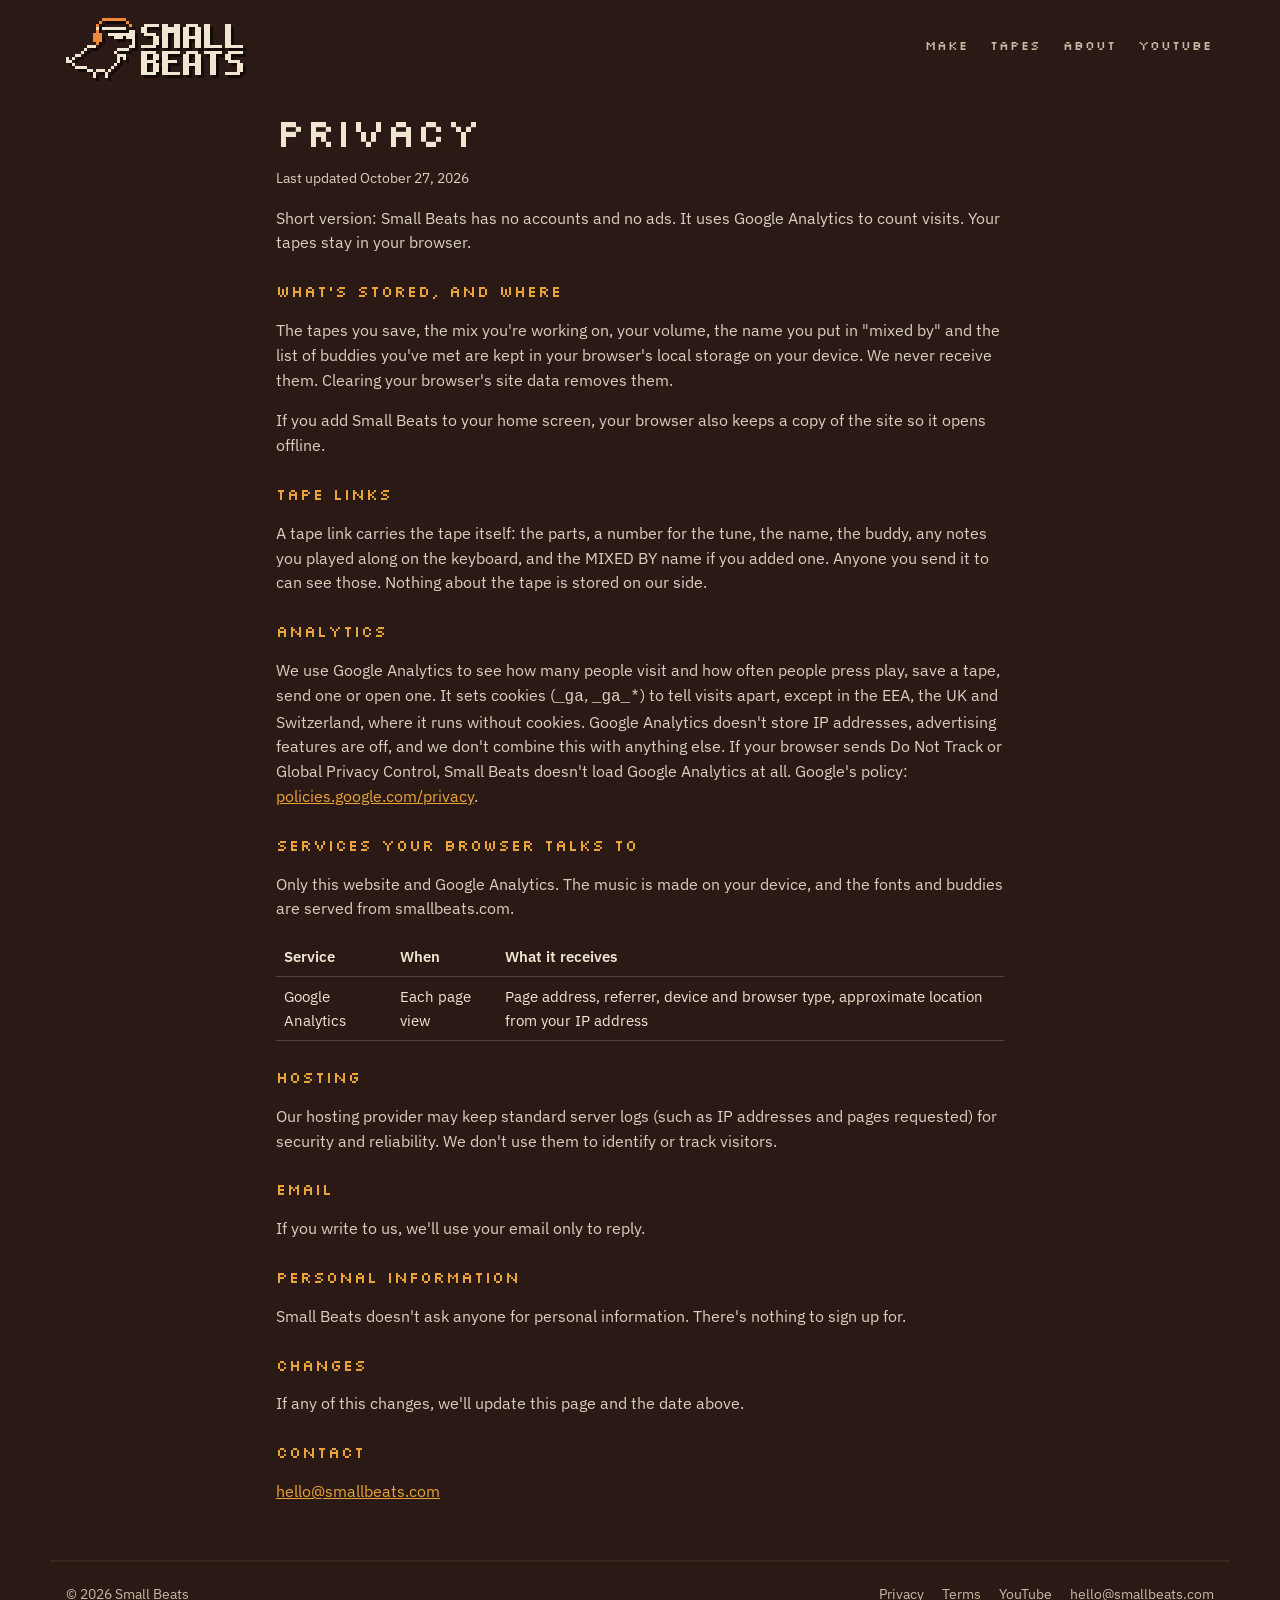
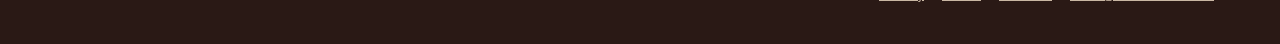
<file: privacy.html>
<!doctype html>
<html lang="en">
<head>
<meta charset="utf-8">
<meta name="viewport" content="width=device-width,initial-scale=1,viewport-fit=cover">
<title>Privacy · Small Beats</title>
<meta name="description" content="What Small Beats stores and what it sends.">
<link rel="canonical" href="https://smallbeats.com/privacy.html">
<meta name="theme-color" content="#2a1915">
<link rel="icon" href="favicon.ico" sizes="any">
<link rel="icon" href="icons/favicon-32.png" sizes="32x32" type="image/png">
<link rel="apple-touch-icon" href="icons/apple-touch-icon.png">
<link rel="stylesheet" href="app.css?v=67">
<style>.page{max-width:760px;margin:0 auto;padding:10px var(--gut) 40px}.page h1{font:400 clamp(28px,5vw,40px)/1.1 Silk;margin:10px 0 6px}.page h2{font:400 16px/1.3 Silk;letter-spacing:1px;color:var(--amber);margin:26px 0 8px}.page p,.page li{color:#d8cfbe}.meta{color:var(--muted);font-size:14px}table{border-collapse:collapse;width:100%;font-size:15px}th,td{text-align:left;padding:8px;border-bottom:1px solid #55403a;vertical-align:top}</style>
</head>
<body>
<header class="top">
  <a class="brand" href="/" aria-label="Small Beats home"><picture><source media="(max-width:620px)" srcset="icons/logo-2.png 1x, icons/logo-4.png 2x"><img class="brand-logo" src="icons/logo-3.png" srcset="icons/logo-3.png 1x, icons/logo-6.png 2x" alt="Small Beats" width="177" height="60"></picture></a>
  <nav class="nav" aria-label="Main"><a href="/#make">MAKE</a><a href="/#tapes">TAPES</a><a href="/#about">ABOUT</a><a href="https://www.youtube.com/@smallbeatsfm" target="_blank" rel="noopener">YOUTUBE</a></nav>
</header>
<main class="page">
<h1>Privacy</h1>
<p class="meta">Last updated October 27, 2026</p>
<p>Short version: Small Beats has no accounts and no ads. It uses Google Analytics to count visits. Your tapes stay in your browser.</p>
<h2>What's stored, and where</h2>
<p>The tapes you save, the mix you're working on, your volume, the name you put in "mixed by" and the list of buddies you've met are kept in your browser's local storage on your device. We never receive them. Clearing your browser's site data removes them.</p>
<p>If you add Small Beats to your home screen, your browser also keeps a copy of the site so it opens offline.</p>
<h2>Tape links</h2>
<p>A tape link carries the tape itself: the parts, a number for the tune, the name, the buddy, any notes you played along on the keyboard, and the MIXED BY name if you added one. Anyone you send it to can see those. Nothing about the tape is stored on our side.</p>
<h2>Analytics</h2>
<p>We use Google Analytics to see how many people visit and how often people press play, save a tape, send one or open one. It sets cookies (<code>_ga</code>, <code>_ga_*</code>) to tell visits apart, except in the EEA, the UK and Switzerland, where it runs without cookies. Google Analytics doesn't store IP addresses, advertising features are off, and we don't combine this with anything else. If your browser sends Do Not Track or Global Privacy Control, Small Beats doesn't load Google Analytics at all. Google's policy: <a href="https://policies.google.com/privacy" rel="noopener">policies.google.com/privacy</a>.</p>
<h2>Services your browser talks to</h2>
<p>Only this website and Google Analytics. The music is made on your device, and the fonts and buddies are served from smallbeats.com.</p>
<table><tr><th>Service</th><th>When</th><th>What it receives</th></tr><tr><td>Google Analytics</td><td>Each page view</td><td>Page address, referrer, device and browser type, approximate location from your IP address</td></tr></table>
<h2>Hosting</h2>
<p>Our hosting provider may keep standard server logs (such as IP addresses and pages requested) for security and reliability. We don't use them to identify or track visitors.</p>
<h2>Email</h2>
<p>If you write to us, we'll use your email only to reply.</p>
<h2>Personal information</h2>
<p>Small Beats doesn't ask anyone for personal information. There's nothing to sign up for.</p>
<h2>Changes</h2>
<p>If any of this changes, we'll update this page and the date above.</p>
<h2>Contact</h2>
<p><a href="mailto:hello@smallbeats.com">hello@smallbeats.com</a></p>
</main>
<footer class="foot">
  <p>© 2026 Small Beats</p>
  <nav aria-label="Footer"><a href="privacy.html">Privacy</a><a href="terms.html">Terms</a><a href="https://www.youtube.com/@smallbeatsfm" target="_blank" rel="noopener">YouTube</a><a href="mailto:hello@smallbeats.com">hello@smallbeats.com</a></nav>
</footer>
<script src="analytics.js?v=67" defer></script>
</body>
</html>
</file>
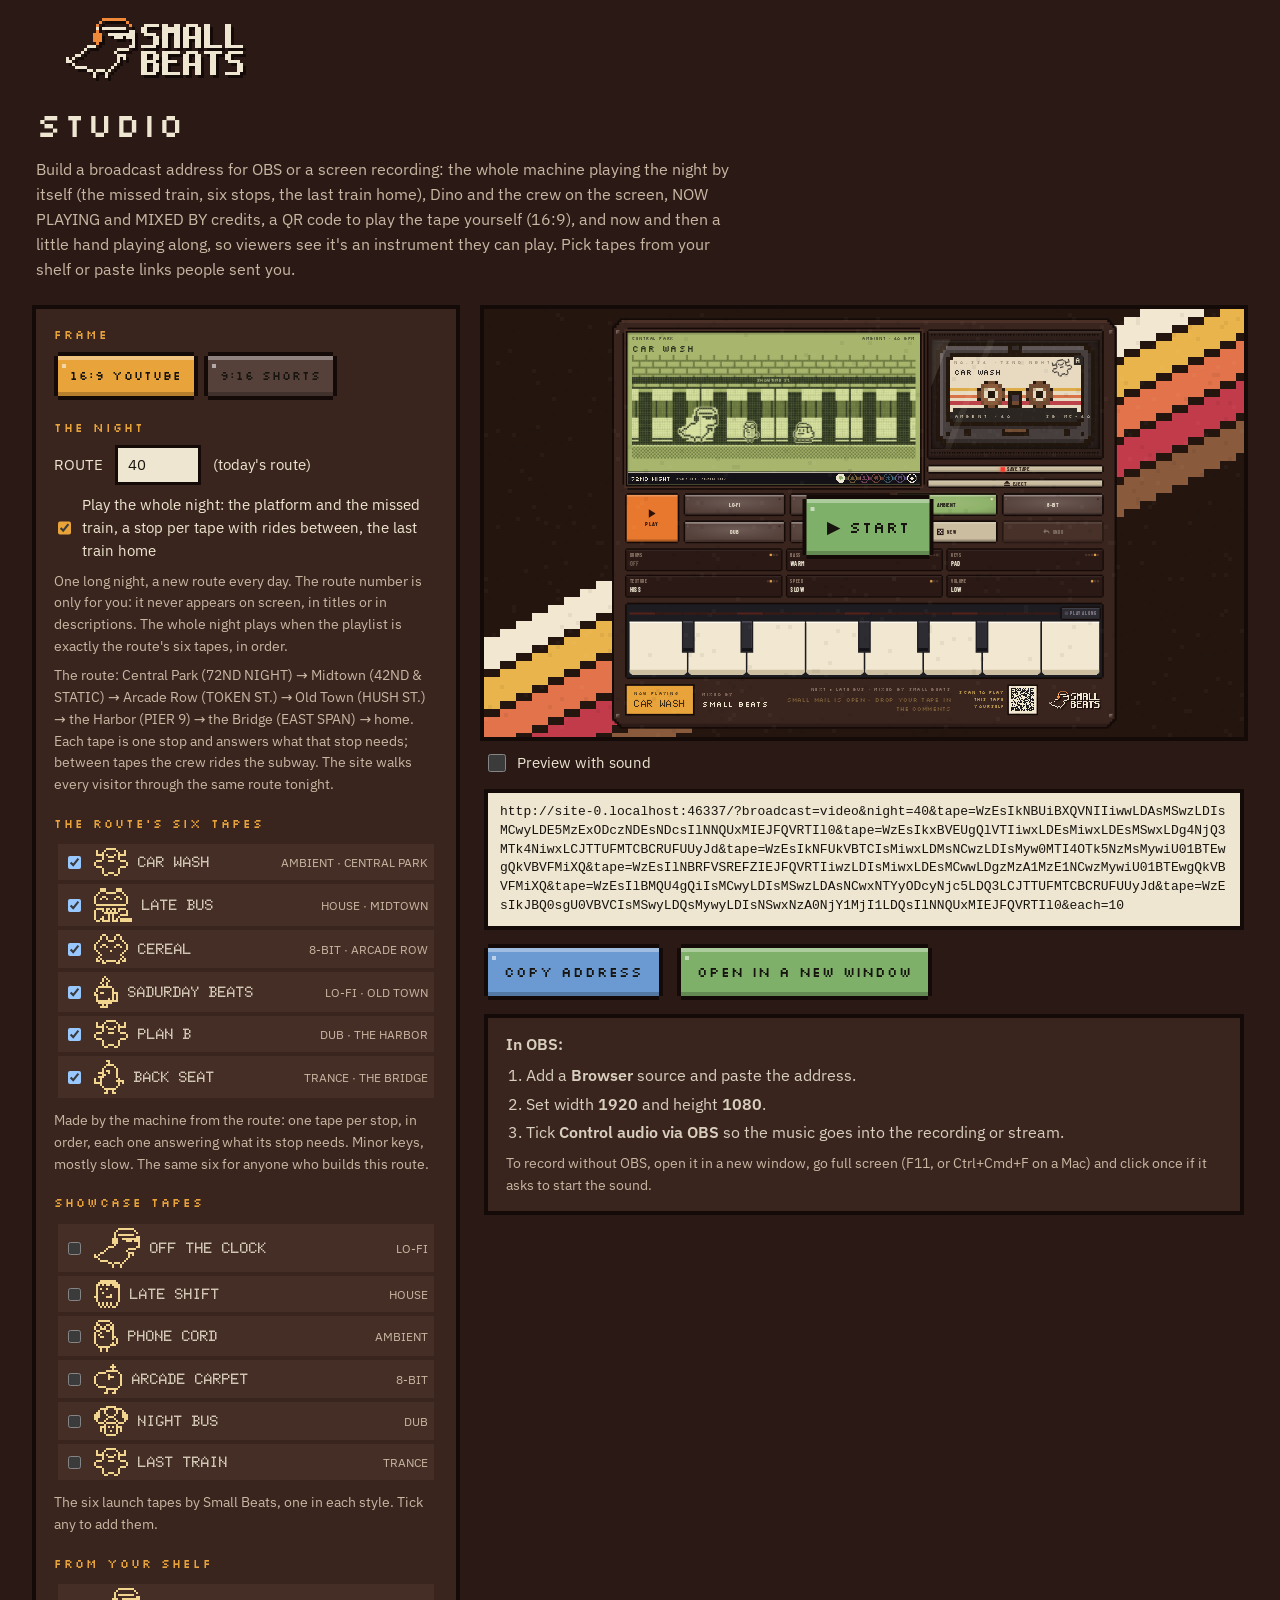
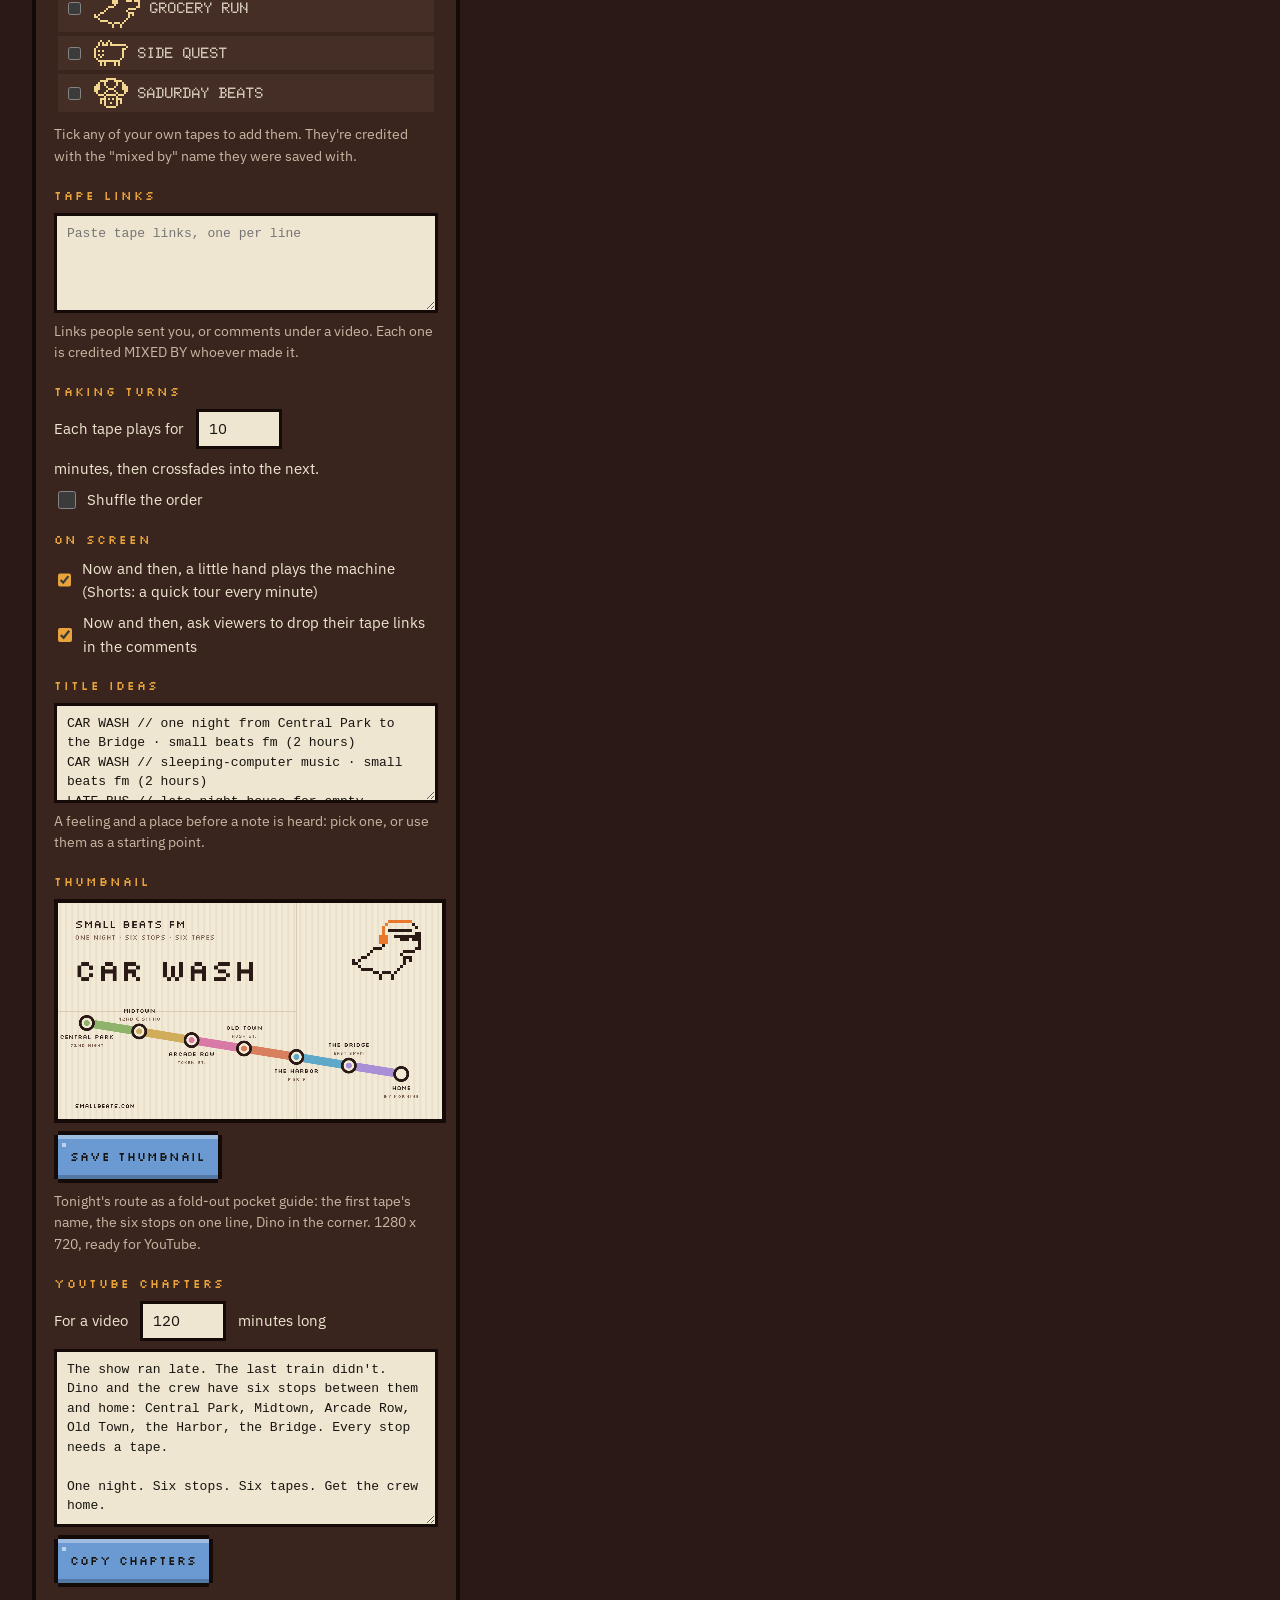
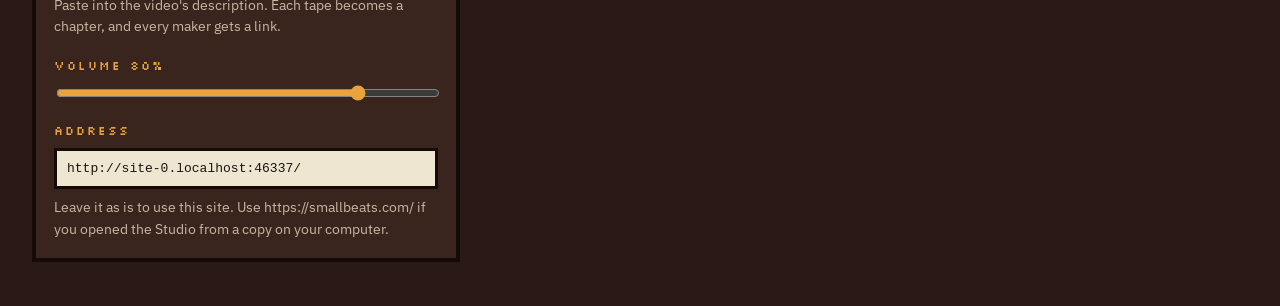
<file: studio.html>
<!doctype html>
<html lang="en">
<head>
<meta charset="utf-8">
<meta name="viewport" content="width=device-width,initial-scale=1">
<meta name="robots" content="noindex,nofollow">
<title>Small Beats Studio</title>
<link rel="icon" href="favicon.ico" sizes="any">
<meta name="theme-color" content="#2a1915">
<link rel="stylesheet" href="app.css?v=67">
<style>
  /* Small Beats Studio: builds broadcast addresses for OBS and recordings. Not linked from the site, not indexed. */
  .studio{max-width:1240px;margin:0 auto;padding:10px var(--gut) 48px;display:grid;grid-template-columns:minmax(300px,420px) minmax(0,1fr);gap:28px;align-items:start}
  @media (max-width:900px){.studio{grid-template-columns:1fr}}
  .studio h1{grid-column:1/-1;font:400 clamp(24px,4vw,34px)/1.1 Silk;letter-spacing:2px;margin:6px 0 0}
  .studio .lede{grid-column:1/-1;margin:-14px 0 0;color:var(--muted);max-width:70ch}
  .panel{background:var(--panel);box-shadow:0 0 0 4px var(--line);padding:18px;display:grid;gap:20px}
  fieldset{border:0;margin:0;padding:0;display:grid;gap:8px;min-width:0}
  legend{font:400 12px/1.4 Silk;letter-spacing:2px;color:var(--amber);padding:0;margin-bottom:8px}
  .seg{display:flex;flex-wrap:wrap;gap:0 6px}
  .seg .pb{min-height:40px;font-size:12px;padding:0 12px}
  .seg .pb[aria-pressed=true]{--c:var(--amber)}
  textarea,input[type=text],input[type=number]{font:400 13px/1.5 ui-monospace,Menlo,monospace;color:var(--ink);background:var(--cream);border:0;padding:8px 10px;box-shadow:0 0 0 3px var(--line);width:100%;margin:3px}
  input[type=number]{width:80px;font:400 15px/1.2 Plex,system-ui}
  textarea{resize:vertical;width:calc(100% - 6px)}
  input[type=text]{width:calc(100% - 6px)}
  .row{display:flex;flex-wrap:wrap;align-items:center;gap:8px 12px;color:var(--cream);font-size:15px}
  .chk{display:flex;align-items:center;gap:8px;color:var(--cream);font-size:15px;cursor:pointer}
  .chk input{width:18px;height:18px;accent-color:var(--amber)}
  .mine{display:grid;gap:4px;max-height:280px;overflow:auto;padding:4px}
  .mine label{display:flex;align-items:center;gap:10px;padding:4px 6px;background:var(--panel2);cursor:pointer;color:var(--cream);font:900 15px/1 Doto,monospace}
  .mine label small{font:400 12px Plex,system-ui;color:var(--muted);margin-left:auto}
  .mine canvas{flex:0 0 auto;image-rendering:pixelated}
  .hint{margin:0}
  input[type=range]{width:100%;accent-color:var(--amber)}
  .out{display:grid;gap:14px;position:sticky;top:16px}
  .preview{background:#000;box-shadow:0 0 0 4px var(--line);aspect-ratio:16/9;width:100%;overflow:hidden;margin:0 auto}
  .preview.vertical{aspect-ratio:9/16;width:auto;height:min(70vh,640px)}
  .preview iframe{display:block;border:0;width:100%;height:100%}
  .url{font:400 13px/1.45 ui-monospace,Menlo,monospace;color:var(--ink);background:var(--cream);padding:10px 12px;word-break:break-all;box-shadow:0 0 0 4px var(--line);margin:4px}
  .obs{background:var(--panel);box-shadow:0 0 0 4px var(--line);padding:14px 18px;color:#d8cfbe;margin:4px}
  .obs ol{margin:6px 0 0;padding-left:20px}
  .obs li{margin:4px 0}
</style>
</head>
<body>
<header class="top">
  <a class="brand" href="/" aria-label="Small Beats home"><picture><source media="(max-width:620px)" srcset="icons/logo-2.png 1x, icons/logo-4.png 2x"><img class="brand-logo" src="icons/logo-3.png" srcset="icons/logo-3.png 1x, icons/logo-6.png 2x" alt="Small Beats" width="177" height="60"></picture></a>
</header>
<main class="studio">
  <h1>STUDIO</h1>
  <p class="lede">Build a broadcast address for OBS or a screen recording: the whole machine playing the night by itself (the missed train, six stops, the last train home), Dino and the crew on the screen, NOW PLAYING and MIXED BY credits, a QR code to play the tape yourself (16:9), and now and then a little hand playing along, so viewers see it's an instrument they can play. Pick tapes from your shelf or paste links people sent you.</p>

  <form class="panel" id="f" autocomplete="off" onsubmit="return false">
    <fieldset>
      <legend>FRAME</legend>
      <div class="seg" id="frame"><button class="pb" type="button" data-v="wide" aria-pressed="true">16:9 YOUTUBE</button><button class="pb" type="button" data-v="vertical" aria-pressed="false">9:16 SHORTS</button></div>
    </fieldset>
    <fieldset>
      <legend>THE NIGHT</legend>
      <div class="row">ROUTE <input type="number" id="night" min="1" max="99999" step="1"> <span id="nightToday"></span></div>
      <label class="chk"><input type="checkbox" id="nightCard" checked>Play the whole night: the platform and the missed train, a stop per tape with rides between, the last train home</label>
      <p class="hint">One long night, a new route every day. The route number is only for you: it never appears on screen, in titles or in descriptions. The whole night plays when the playlist is exactly the route's six tapes, in order.</p>
      <p class="hint" id="nightHint"></p>
    </fieldset>
    <fieldset>
      <legend id="ntLegend">THE ROUTE'S SIX TAPES</legend>
      <div class="mine" id="nightTapes"></div>
      <p class="hint">Made by the machine from the route: one tape per stop, in order, each one answering what its stop needs. Minor keys, mostly slow. The same six for anyone who builds this route.</p>
    </fieldset>
    <fieldset>
      <legend>SHOWCASE TAPES</legend>
      <div class="mine" id="showcase"></div>
      <p class="hint">The six launch tapes by Small Beats, one in each style. Tick any to add them.</p>
    </fieldset>
    <fieldset>
      <legend>FROM YOUR SHELF</legend>
      <div class="mine" id="mine"></div>
      <p class="hint" id="mineHint"></p>
    </fieldset>
    <fieldset>
      <legend>TAPE LINKS</legend>
      <textarea id="links" rows="4" placeholder="Paste tape links, one per line" spellcheck="false"></textarea>
      <p class="hint" id="linksHint">Links people sent you, or comments under a video. Each one is credited MIXED BY whoever made it.</p>
    </fieldset>
    <fieldset id="moodBox">
      <legend>WHERE DINO IS</legend>
      <div class="seg" id="mood"><button class="pb" type="button" data-v="night" aria-pressed="true">FOLLOW THE TAPES</button><button class="pb" type="button" data-v="journey" aria-pressed="false">CITY TOUR</button></div>
      <p class="hint" id="moodHint">For a plain mix (no route): the crew walks into each tape's own district; the moon crosses, rain drifts in and out.</p>
    </fieldset>
    <fieldset id="turns">
      <legend>TAKING TURNS</legend>
      <div class="row">Each tape plays for <input type="number" id="each" min="1" max="240" step="1" value="10"> minutes, then crossfades into the next.</div>
      <label class="chk"><input type="checkbox" id="shuffle">Shuffle the order</label>
    </fieldset>
    <fieldset>
      <legend>ON SCREEN</legend>
      <label class="chk"><input type="checkbox" id="demo" checked>Now and then, a little hand plays the machine (Shorts: a quick tour every minute)</label>
      <label class="chk"><input type="checkbox" id="ask" checked>Now and then, ask viewers to drop their tape links in the comments</label>
    </fieldset>
    <fieldset>
      <legend>TITLE IDEAS</legend>
      <textarea id="titles" rows="4" readonly spellcheck="false"></textarea>
      <p class="hint">A feeling and a place before a note is heard: pick one, or use them as a starting point.</p>
    </fieldset>
    <fieldset>
      <legend>THUMBNAIL</legend>
      <canvas id="thumb" width="1280" height="720" style="display:block;width:100%;height:auto;box-shadow:0 0 0 4px var(--line);margin:4px"></canvas>
      <div class="row-btns"><button class="pb pb-sm" type="button" id="saveThumb" style="--c:var(--blue)">SAVE THUMBNAIL</button></div>
      <p class="hint">Tonight's route as a fold-out pocket guide: the first tape's name, the six stops on one line, Dino in the corner. 1280 x 720, ready for YouTube.</p>
    </fieldset>
    <fieldset id="chapBox">
      <legend>YOUTUBE CHAPTERS</legend>
      <div class="row">For a video <input type="number" id="len" min="10" max="720" step="5" value="120"> minutes long</div>
      <textarea id="chapters" rows="8" readonly spellcheck="false"></textarea>
      <div class="row-btns"><button class="pb pb-sm" type="button" id="copyChap" style="--c:var(--blue)">COPY CHAPTERS</button></div>
      <p class="hint" id="chapHint">Paste into the video's description. Each tape becomes a chapter, and every maker gets a link.</p>
    </fieldset>
    <fieldset>
      <legend>VOLUME <span id="volOut"></span></legend>
      <input type="range" id="vol" min="0" max="1" step="0.05" value="0.8">
    </fieldset>
    <fieldset>
      <legend>ADDRESS</legend>
      <input type="text" id="base">
      <p class="hint">Leave it as is to use this site. Use https://smallbeats.com/ if you opened the Studio from a copy on your computer.</p>
    </fieldset>
  </form>

  <section class="out" aria-label="Output">
    <div class="preview" id="pvBox"><iframe id="pv" title="Preview" allow="autoplay"></iframe></div>
    <label class="chk"><input type="checkbox" id="pvSound">Preview with sound</label>
    <div class="url" id="url"></div>
    <div class="row-btns">
      <button class="pb" type="button" id="copy" style="--c:var(--blue)">COPY ADDRESS</button>
      <button class="pb" type="button" id="open" style="--c:var(--green)">OPEN IN A NEW WINDOW</button>
    </div>
    <div class="obs">
      <b>In OBS:</b>
      <ol>
        <li>Add a <b>Browser</b> source and paste the address.</li>
        <li>Set width <b id="obsW">1920</b> and height <b id="obsH">1080</b>.</li>
        <li>Tick <b>Control audio via OBS</b> so the music goes into the recording or stream.</li>
      </ol>
      <p class="hint" style="margin-top:8px">To record without OBS, open it in a new window, go full screen (F11, or Ctrl+Cmd+F on a Mac) and click once if it asks to start the sound.</p>
    </div>
  </section>
</main>
<script src="buddies.js?v=67"></script>
<script src="engine.js?v=67"></script>
<script src="night.js?v=67"></script>
<script>
(()=>{
const $=id=>document.getElementById(id);
const BUD=window.BUDDIES;
/* a tape link, exactly as the site writes it: base64url of [1, name, shell, drums, bass, keys, texture, speed, sound, seed, buddy, by?, from?, loop?] */
const b64e=j=>btoa(unescape(encodeURIComponent(j))).replace(/\+/g,'-').replace(/\//g,'_').replace(/=+$/,'');
function encodeTape(t){const a=[1,t.n,t.c,t.d,t.b,t.k,t.w,t.p,t.s,t.r,t.t];if(t.by||t.from||t.m)a.push(t.by||'');if(t.from||t.m)a.push(t.from||'');if(t.m)a.push(t.m);return b64e(JSON.stringify(a));}
const codeFrom=line=>{const m=String(line).match(/[?&]tape=([A-Za-z0-9_-]+)/);if(m)return m[1];const v=String(line).trim();return /^[A-Za-z0-9_-]{20,}$/.test(v)?v:null;};
const nameOf=code=>{try{const a=JSON.parse(decodeURIComponent(escape(atob(code.replace(/-/g,'+').replace(/_/g,'/')))));return Array.isArray(a)&&a[0]===1?{n:a[1],by:a[11]}:null;}catch(e){return null;}};

const budCanvas=id=>{const b=BUD.list[BUD.norm(id)],c=document.createElement('canvas'),px=2;c.width=b.w*px;c.height=b.h*px;const x=c.getContext('2d');x.fillStyle='#f2d58e';BUD.draw(x,b,0,0,px);return c;};
/* the showcase: six tapes by Small Beats, one in each style (buddy numbers from buddies.js: 49 is Dino) */
const bud=n=>{const i=BUD.list.findIndex(b=>b.name===n);return i<0?BUD.count-1:i;};
const SHOWCASE=[ /* the launch lane: melancholic, nostalgic, nighttime. Minor keys, slow, rain and hiss */
  {n:'OFF THE CLOCK',c:0,d:2,b:1,k:1,w:1,p:0,s:0,r:184474723,t:bud('DINO'),by:'SMALL BEATS'},
  {n:'LATE SHIFT',c:0,d:1,b:2,k:3,w:1,p:0,s:1,r:184478434,t:bud('BOO'),by:'SMALL BEATS'},
  {n:'PHONE CORD',c:2,d:0,b:0,k:3,w:2,p:0,s:2,r:184479671,t:bud('HOOT'),by:'SMALL BEATS'},
  {n:'ARCADE CARPET',c:1,d:1,b:1,k:4,w:2,p:0,s:3,r:184488330,t:bud('BLIP'),by:'SMALL BEATS',m:'0a24c26b28a4gd2kc2mb2oa6'},
  {n:'NIGHT BUS',c:2,d:2,b:2,k:1,w:1,p:0,s:4,r:184493278,t:bud('SHROOM'),by:'SMALL BEATS'},
  {n:'LAST TRAIN',c:3,d:1,b:2,k:3,w:0,p:0,s:5,r:184500700,t:bud('STARRY'),by:'SMALL BEATS',m:'0a34c26b28a4gd3kc2oa8'}];
const LINES={'RAIN AGAIN':'rainy lo-fi for the walk home','SIDE QUEST':'lonely 8-bit for avoiding the main story','BACK SEAT':'hazy dub from the back of the night bus','PAPER PLANES':'ambient for an empty park at 3am','MIDNIGHT WALK':'late-night house under the lit towers','LAST SLOW DANCE':'slow dream-trance across the bridge','FIELD TRIP':'late-night house for a city that never sleeps','PIZZA NIGHT':'8-bit for the arcade after closing','LOOSE CHANGE':'ambient for a park bench at 3am','TREEHOUSE':'hazy dub down by the water','STAY UP LATE':'lo-fi for the last lit window','BLANK TAPE':'slow dream-trance for the last bridge home','OFF THE CLOCK':'melancholic synths after everyone leaves','LATE SHIFT':'dreamy house for the empty office','PHONE CORD':"music for missing people you don't call anymore",'ARCADE CARPET':'music from a place that closed in 1999','NIGHT BUS':'music for going home too late','LAST TRAIN':'slow dream-trance for the last ride home'};
const STYLE_LINE=['rainy beats for the walk home','late-night house for empty streets','sleeping-computer music','lonely old-console music','hazy after-midnight dub','slow dream-trance'];
const pickShow=new Set();
SHOWCASE.forEach((t,i)=>{const l=document.createElement('label');const cb=document.createElement('input');cb.type='checkbox';cb.checked=true;cb.addEventListener('change',()=>{cb.checked?pickShow.add(i):pickShow.delete(i);build();});
  cb.checked=false;l.appendChild(cb);l.appendChild(budCanvas(t.t));l.appendChild(document.createTextNode(t.n));const sm=document.createElement('small');sm.textContent=['LO-FI','HOUSE','AMBIENT','8-BIT','DUB','TRANCE'][t.s];l.appendChild(sm);$('showcase').appendChild(l);});
/* the night: one long night, the same route as the site today (or any other day's). Its six tapes come from night.js */
const N=window.SBN,STYLE=['LO-FI','HOUSE','AMBIENT','8-BIT','DUB','TRANCE'];let night=N.night(),NT=[];const pickNight=new Set();
function paintNight(){NT=N.tapes(night,{minor:window.SBE.minorSeed,crew:BUD.list.map((b,i)=>i)});pickNight.clear();NT.forEach((t,i)=>pickNight.add(i));
  $('ntLegend').textContent='THE ROUTE\'S SIX TAPES';$('nightTapes').textContent='';
  NT.forEach((t,i)=>{const l=document.createElement('label');const cb=document.createElement('input');cb.type='checkbox';cb.checked=true;cb.addEventListener('change',()=>{cb.checked?pickNight.add(i):pickNight.delete(i);build();});
    l.appendChild(cb);l.appendChild(budCanvas(t.t));l.appendChild(document.createTextNode(t.n));const sm=document.createElement('small');sm.textContent=STYLE[t.s]+' · '+N.DISTRICTS[t.s];l.appendChild(sm);$('nightTapes').appendChild(l);});
  const R=N.route(night),tc=s=>s.toLowerCase().replace(/\b\w/g,c=>c.toUpperCase()).replace(/^The /,'the ');$('nightHint').textContent='The route: '+R.map(st=>tc(st.district)+' ('+st.stop+')').join(' → ')+' → home. Each tape is one stop and answers what that stop needs; between tapes the crew rides the subway. The site walks every visitor through the same route tonight.';
  $('nightToday').textContent=night===N.night()?'(today\'s route)':night<N.night()?'('+(N.night()-night)+(N.night()-night===1?' day ago)':' days ago)'):'('+(night-N.night()===1?'tomorrow\'s route)':night-N.night()+' days ahead)');}
$('night').value=night;$('night').addEventListener('input',()=>{const v=Math.round(+$('night').value);if(v>=1){night=v;paintNight();build();}});
paintNight();

/* your shelf, read from this browser */
let S={};try{S=JSON.parse(localStorage.getItem('smallBeats')||'{}')||{};}catch(e){}
const tapes=Array.isArray(S.tapes)?S.tapes:[];
const pick=new Set();
tapes.forEach((t,i)=>{const l=document.createElement('label');const cb=document.createElement('input');cb.type='checkbox';cb.addEventListener('change',()=>{cb.checked?pick.add(i):pick.delete(i);build();});
  l.appendChild(cb);l.appendChild(budCanvas(t.t==null?BUD.count-1:t.t));l.appendChild(document.createTextNode(t.n));const sm=document.createElement('small');sm.textContent=t.gift?'from '+(t.by||'a friend'):(t.by?'by '+t.by:'');l.appendChild(sm);$('mine').appendChild(l);
});
$('mineHint').textContent=tapes.length?'Tick any of your own tapes to add them. They\'re credited with the "mixed by" name they were saved with.':'No tapes on this browser yet. Save some on the main page, or paste links below.';

let frame='wide',mood='night';
document.querySelectorAll('#mood .pb').forEach(b=>b.addEventListener('click',()=>{mood=b.dataset.v;document.querySelectorAll('#mood .pb').forEach(x=>x.setAttribute('aria-pressed',String(x===b)));$('moodHint').textContent=mood==='night'?'For a plain mix (no route): the crew walks into each tape\'s own district; the moon crosses, rain drifts in and out.':'A new district every eight minutes, whatever is playing.';build();}));
document.querySelectorAll('#frame .pb').forEach(b=>b.addEventListener('click',()=>{frame=b.dataset.v;document.querySelectorAll('#frame .pb').forEach(x=>x.setAttribute('aria-pressed',String(x===b)));build();}));
$('base').value=/^https?:$/.test(location.protocol)?location.origin+location.pathname.replace(/[^/]*$/,''):'https://smallbeats.com/';

let lastPv='';
function build(){$('moodBox').hidden=$('nightCard').checked&&pickNight.size>0;if(document.fonts)document.fonts.load('40px Silk').then(drawThumb);else drawThumb();
  const codes=[...[...pickNight].sort((a,b)=>a-b).map(i=>encodeTape(NT[i])),...[...pickShow].sort((a,b)=>a-b).map(i=>encodeTape(SHOWCASE[i])),...[...pick].sort((a,b)=>a-b).map(i=>encodeTape(tapes[i]))];
  const lines=$('links').value.split(/\n+/).map(l=>l.trim()).filter(Boolean),bad=[];
  for(const l of lines){const c=codeFrom(l);if(c&&nameOf(c)){if(!codes.includes(c))codes.push(c);}else bad.push(l);} /* the same tape twice plays once */
  $('linksHint').textContent=bad.length?bad.length+(bad.length===1?' line isn\'t':' lines aren\'t')+' a tape link, so '+(bad.length===1?'it\'s':'they\'re')+' left out.':'Links people sent you, or comments under a video. Each one is credited MIXED BY whoever made it.';
  $('turns').hidden=codes.length<2;
  const vol=+$('vol').value;$('volOut').textContent=Math.round(vol*100)+'%';
  const q=['broadcast=video'];if($('nightCard').checked)q.push('night='+night);if(mood==='journey'&&!$('nightCard').checked)q.push('mood=journey');for(const c of codes)q.push('tape='+c);if(!$('ask').checked)q.push('ask=0');if(!$('demo').checked)q.push('demo=0');
  if(codes.length>1){q.push('each='+Math.max(1,Math.min(240,Math.round(+$('each').value||10))));if($('shuffle').checked)q.push('shuffle=1');}
  if(vol!==0.8)q.push('vol='+vol);
  let base=$('base').value.trim()||'https://smallbeats.com/';if(!/\/$/.test(base))base+='/';
  const url=base+'?'+q.join('&');$('url').textContent=url;
  /* chapters for the description: the tapes in order, round and round for the length of the video, then each tape's link */
  const each=Math.max(1,Math.min(240,Math.round(+$('each').value||10))),len=Math.max(10,+$('len').value||120);
  $('chapBox').hidden=codes.length<2;
  if(codes.length>=2){if($('shuffle').checked){$('chapters').value='';$('chapHint').textContent='Chapters need the tapes in a known order: turn off shuffle.';}
    else{const tm=m=>{const h=Math.floor(m/60),mm=m%60;return (h?h+':'+String(mm).padStart(2,'0'):String(mm).padStart(2,'0'))+':00';};const info=codes.map(nameOf),lines=[];
      for(let m=0,k=0;m<len;m+=each,k++){const t=info[k%codes.length];lines.push(tm(m)+' '+t.n+(t.by?' (mixed by '+t.by+')':''));}
      const links=codes.map((c,k)=>info[k].n+(info[k].by?' by '+info[k].by:'')+': '+base+'?tape='+c);
      const R=N.route(night),tc=s=>s.toLowerCase().replace(/\b\w/g,c=>c.toUpperCase()).replace(/^The /,'the '),nx=R[0];$('chapters').value='The show ran late. The last train didn\'t. Dino and the crew have six stops between them and home: '+R.map(st=>tc(st.district)).join(', ')+'. Every stop needs a tape.\n\nOne night. Six stops. Six tapes. Get the crew home.\n\n'+'Every song in this mix was made on Small Beats, a tiny music machine in your browser. Make one: https://smallbeats.com\n\n'+lines.join('\n')+'\n\nThe tapes (play them, remix them, make your own):\n'+links.join('\n')+'\n\nSMALL MAIL IS OPEN: the crew needs a tape for '+tc(nx.district)+': '+nx.line+'. Make one at https://smallbeats.com and drop the link in the comments. Dino may play it next.';
      $('chapHint').textContent='Paste into the video\'s description. Each tape becomes a chapter, and every maker gets a link.';}}
  {const ts=[...[...pickNight].sort((a,b)=>a-b).map(i=>NT[i]),...[...pickShow].sort((a,b)=>a-b).map(i=>SHOWCASE[i]),...[...pick].sort((a,b)=>a-b).map(i=>tapes[i])],hrs=Math.max(1,Math.round((+$('len').value||60)/60));
    const tc=s=>s.toLowerCase().replace(/\b\w/g,c=>c.toUpperCase()).replace(/^The /,'the '),route=ts.length>1?' // one night from '+tc(N.DISTRICTS[ts[0].s])+' to '+tc(N.DISTRICTS[ts[ts.length-1].s])+' · small beats fm ('+hrs+(hrs===1?' hour)':' hours)'):'';
    $('titles').value=ts.length?(frame==='vertical'||!route?'':ts[0].n+route+'\n')+ts.map(t=>(frame==='vertical'?t.n.toLowerCase()+' · dino plays along · make yours at smallbeats.com':t.n+' // '+(LINES[t.n]||STYLE_LINE[t.s]||'late-night tapes')+' · small beats fm ('+hrs+(hrs===1?' hour)':' hours)'))).join('\n'):'';}
  const W=frame==='vertical'?1080:1920,H=frame==='vertical'?1920:1080;$('obsW').textContent=W;$('obsH').textContent=H;$('pvBox').classList.toggle('vertical',frame==='vertical');
  const pv='?'+q.filter(x=>!/^vol=/.test(x)).join('&')+'&vol='+($('pvSound').checked?vol:0); /* the preview plays this site, quietly unless you ask */
  if(pv!==lastPv){lastPv=pv;$('pv').src=base+pv;}
  return url;}
['links','each','shuffle','vol','base','pvSound','ask','demo','len','nightCard'].forEach(id=>$(id).addEventListener('input',build));
/* the thumbnail: a pocket subway guide for tonight's route. Cream card, the first tape's name big, the six stops on one bent line, Dino stamped in the corner */
function drawThumb(){const c=$('thumb'),x=c.getContext('2d'),W=1280,H=720,R=N.route(night),C=N.COLORS,first=(NT[0]||{n:'SMALL BEATS'}).n;
  x.fillStyle='#f3ead6';x.fillRect(0,0,W,H);
  x.fillStyle='rgba(42,25,21,.06)';for(let i=0;i<W;i+=4)x.fillRect(i,0,1,H); /* paper */
  x.fillStyle='#d8ccb2';x.fillRect(W*.62,0,3,H);x.fillRect(0,H*.5,W*.62,3); /* the folds */
  x.fillStyle='#2a1915';x.font='400 38px Silk';x.textBaseline='alphabetic';x.fillText('SMALL BEATS FM',56,84);
  x.font='400 22px Silk';x.fillStyle='#7a5e4c';x.fillText('ONE NIGHT · SIX STOPS · SIX TAPES',56,122);
  /* the tape name: as big as it fits */
  let fs=104;x.font='400 '+fs+'px Silk';while(x.measureText(first).width>W*.56&&fs>40){fs-=4;x.font='400 '+fs+'px Silk';}x.fillStyle='#2a1915';x.fillText(first,52,230+fs*.3);
  /* the route: a thick line in each stop's colour, stepping down to the right, a ring at each stop, names alternating above and below, then HOME */
  const pts=[];for(let i=0;i<7;i++){const t=i/6;pts.push([96+t*(W-96*2-40),400+Math.round(t*170)]);}
  for(let i=0;i<6;i++){x.strokeStyle=C[R[i].s];x.lineWidth=28;x.lineCap='round';x.beginPath();x.moveTo(...pts[i]);x.lineTo(...pts[i+1]);x.stroke();}
  pts.forEach((p,i)=>{x.fillStyle='#f3ead6';x.beginPath();x.arc(p[0],p[1],22,0,7);x.fill();x.lineWidth=9;x.strokeStyle='#2a1915';x.stroke();
    if(i<6){x.fillStyle=C[R[i].s];x.beginPath();x.arc(p[0],p[1],10,0,7);x.fill();}
    const nm=i<6?R[i].district:'HOME',st=i<6?R[i].stop:'BY MORNING',up=i%2===1,y=up?p[1]-62:p[1]+54;x.textAlign='center';
    x.fillStyle='#2a1915';x.font='400 21px Silk';x.fillText(nm,Math.min(W-90,Math.max(90,p[0])),y);x.fillStyle='#7a5e4c';x.font='400 16px Silk';x.fillText(st,Math.min(W-90,Math.max(90,p[0])),y+26);});
  x.textAlign='left';
  /* Dino, stamped: the line drawing in ink, his headphones the only orange */
  const D=BUD.list[BUD.count-1],px=10,dx=W-D.w*px-70,dy=56;x.fillStyle='#2a1915';BUD.draw(x,D,dx,dy,px);
  x.fillStyle='#e8782e';const HP=[[11,1],[10,2],[10,3],[10,4],[9,5],[10,5],[11,5],[9,6],[10,6],[11,6],[9,7],[10,7],[11,7]];for(let i=12;i<=19;i++)HP.push([i,0]);for(const [i,j] of HP)if(D.rows[j]&&D.rows[j][i])x.fillRect(dx+i*px,dy+j*px,px,px);
  x.fillStyle='#2a1915';x.font='400 20px Silk';x.textAlign='left';x.fillText('SMALLBEATS.COM',56,H-36);}
$('saveThumb').addEventListener('click',()=>{drawThumb();const a=document.createElement('a');a.download=((NT[0]||{n:'small beats'}).n.toLowerCase().replace(/[^a-z0-9]+/g,'-'))+'-thumbnail.png';a.href=$('thumb').toDataURL('image/png');a.click();});

$('copyChap').addEventListener('click',async()=>{let ok=false;try{await navigator.clipboard.writeText($('chapters').value);ok=true;}catch(e){$('chapters').select();}const b=$('copyChap');b.textContent=ok?'COPIED':'SELECT AND COPY';setTimeout(()=>b.textContent='COPY CHAPTERS',1800);});
$('copy').addEventListener('click',async()=>{const url=build();let ok=false;try{await navigator.clipboard.writeText(url);ok=true;}catch(e){}
  const b=$('copy');b.textContent=ok?'COPIED':'SELECT AND COPY IT';setTimeout(()=>b.textContent='COPY ADDRESS',1800);
  if(!ok){const r=document.createRange();r.selectNodeContents($('url'));const sel=getSelection();sel.removeAllRanges();sel.addRange(r);}});
$('open').addEventListener('click',()=>{const W=frame==='vertical'?540:1280,H=frame==='vertical'?960:720;window.open(build(),'smallbeats-broadcast','width='+W+',height='+H);});
build();
})();
</script>
</body>
</html>
</file>
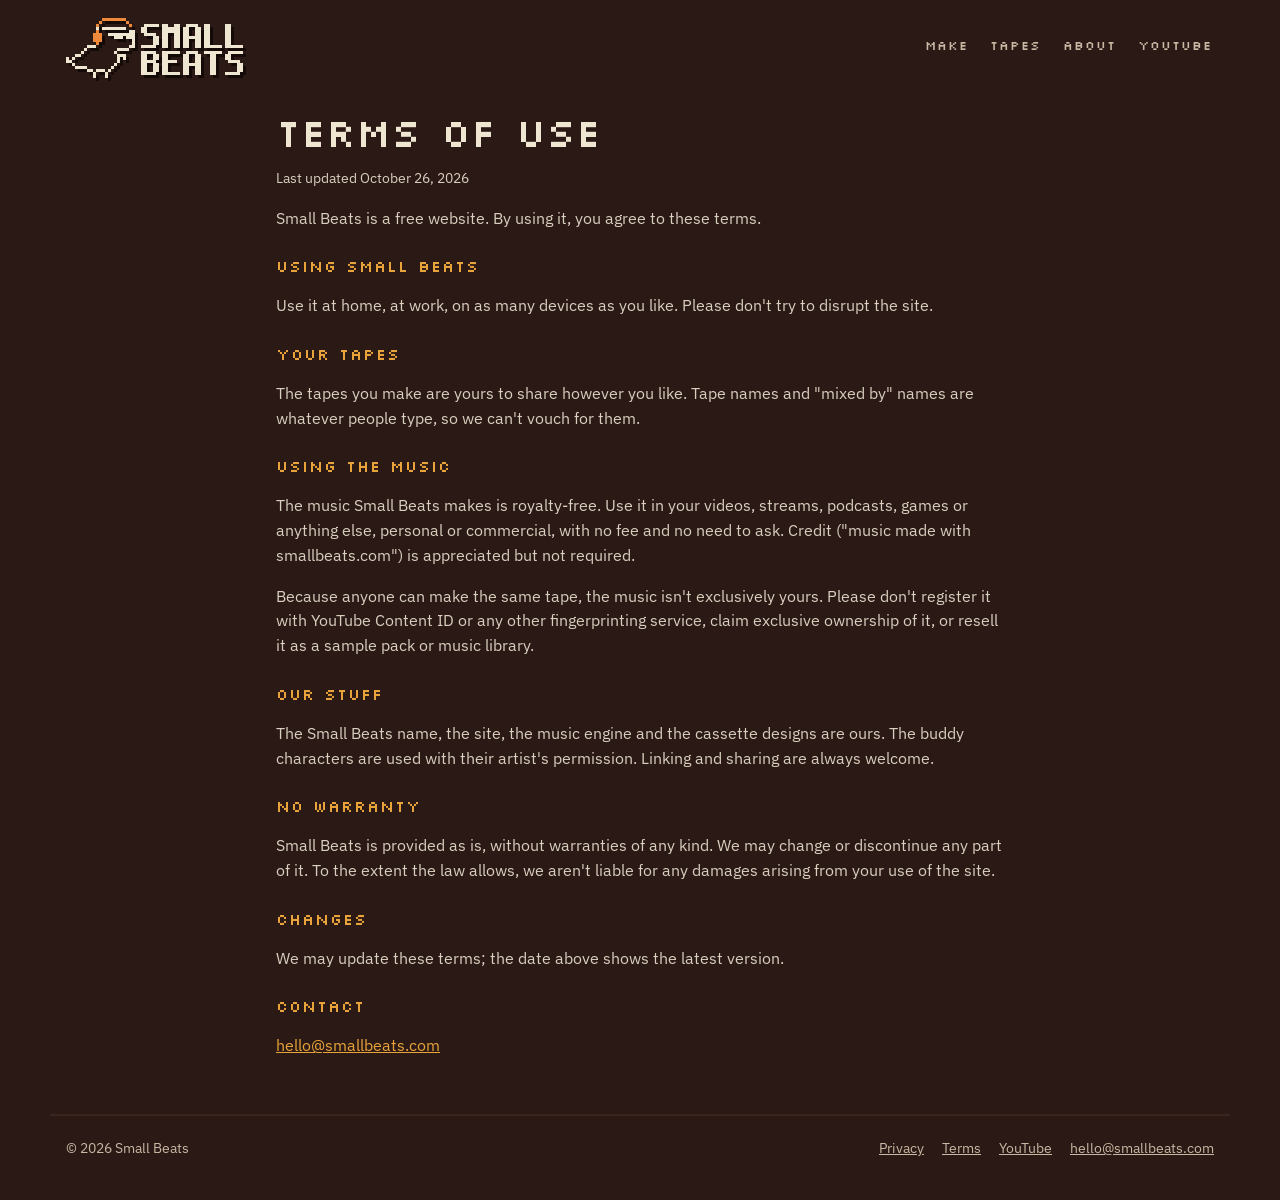
<file: terms.html>
<!doctype html>
<html lang="en">
<head>
<meta charset="utf-8">
<meta name="viewport" content="width=device-width,initial-scale=1,viewport-fit=cover">
<title>Terms of use · Small Beats</title>
<meta name="description" content="The terms for using Small Beats.">
<link rel="canonical" href="https://smallbeats.com/terms.html">
<meta name="theme-color" content="#2a1915">
<link rel="icon" href="favicon.ico" sizes="any">
<link rel="icon" href="icons/favicon-32.png" sizes="32x32" type="image/png">
<link rel="apple-touch-icon" href="icons/apple-touch-icon.png">
<link rel="stylesheet" href="app.css?v=67">
<style>.page{max-width:760px;margin:0 auto;padding:10px var(--gut) 40px}.page h1{font:400 clamp(28px,5vw,40px)/1.1 Silk;margin:10px 0 6px}.page h2{font:400 16px/1.3 Silk;letter-spacing:1px;color:var(--amber);margin:26px 0 8px}.page p,.page li{color:#d8cfbe}.meta{color:var(--muted);font-size:14px}table{border-collapse:collapse;width:100%;font-size:15px}th,td{text-align:left;padding:8px;border-bottom:1px solid #55403a;vertical-align:top}</style>
</head>
<body>
<header class="top">
  <a class="brand" href="/" aria-label="Small Beats home"><picture><source media="(max-width:620px)" srcset="icons/logo-2.png 1x, icons/logo-4.png 2x"><img class="brand-logo" src="icons/logo-3.png" srcset="icons/logo-3.png 1x, icons/logo-6.png 2x" alt="Small Beats" width="177" height="60"></picture></a>
  <nav class="nav" aria-label="Main"><a href="/#make">MAKE</a><a href="/#tapes">TAPES</a><a href="/#about">ABOUT</a><a href="https://www.youtube.com/@smallbeatsfm" target="_blank" rel="noopener">YOUTUBE</a></nav>
</header>
<main class="page">
<h1>Terms of use</h1>
<p class="meta">Last updated October 26, 2026</p>
<p>Small Beats is a free website. By using it, you agree to these terms.</p>
<h2>Using Small Beats</h2>
<p>Use it at home, at work, on as many devices as you like. Please don't try to disrupt the site.</p>
<h2>Your tapes</h2>
<p>The tapes you make are yours to share however you like. Tape names and "mixed by" names are whatever people type, so we can't vouch for them.</p>
<h2>Using the music</h2>
<p>The music Small Beats makes is royalty-free. Use it in your videos, streams, podcasts, games or anything else, personal or commercial, with no fee and no need to ask. Credit ("music made with smallbeats.com") is appreciated but not required.</p>
<p>Because anyone can make the same tape, the music isn't exclusively yours. Please don't register it with YouTube Content ID or any other fingerprinting service, claim exclusive ownership of it, or resell it as a sample pack or music library.</p>
<h2>Our stuff</h2>
<p>The Small Beats name, the site, the music engine and the cassette designs are ours. The buddy characters are used with their artist's permission. Linking and sharing are always welcome.</p>
<h2>No warranty</h2>
<p>Small Beats is provided as is, without warranties of any kind. We may change or discontinue any part of it. To the extent the law allows, we aren't liable for any damages arising from your use of the site.</p>
<h2>Changes</h2>
<p>We may update these terms; the date above shows the latest version.</p>
<h2>Contact</h2>
<p><a href="mailto:hello@smallbeats.com">hello@smallbeats.com</a></p>
</main>
<footer class="foot">
  <p>© 2026 Small Beats</p>
  <nav aria-label="Footer"><a href="privacy.html">Privacy</a><a href="terms.html">Terms</a><a href="https://www.youtube.com/@smallbeatsfm" target="_blank" rel="noopener">YouTube</a><a href="mailto:hello@smallbeats.com">hello@smallbeats.com</a></nav>
</footer>
<script src="analytics.js?v=67" defer></script>
</body>
</html>
</file>
<file: app.css>
/* Small Beats · styles. One machine, SB-1: a glowing screen with its buddies, a tape door, lit plastic keys and a keyboard.
   Square pixels everywhere. Always dark. */
@font-face{font-family:Silk;src:url(fonts/silkscreen-400.woff2) format('woff2');font-weight:100 900;font-display:swap} /* the regular cut at every weight: its bold turns W and M into blobs */
@font-face{font-family:'Barlow Condensed';src:url(fonts/barlow-condensed-600.woff2) format('woff2');font-weight:500 600;font-display:swap}
@font-face{font-family:'Barlow Condensed';src:url(fonts/barlow-condensed-700.woff2) format('woff2');font-weight:700;font-display:swap}
@font-face{font-family:Doto;src:url(fonts/doto-900.woff2) format('woff2');font-weight:900;font-display:swap}
@font-face{font-family:Plex;src:url(fonts/plex-400.woff2) format('woff2');font-weight:400;font-display:swap}
@font-face{font-family:Plex;src:url(fonts/plex-600.woff2) format('woff2');font-weight:600;font-display:swap}

:root{--lcd:#d9e2a3;--acc:#e9b44c;
  color-scheme:dark;
  --bg:#2a1915;--panel:#3a251e;--panel2:#452e26;--key:#55403a;--line:#140b08;
  --cream:#efe6d2;--muted:#c9b7a3;--ink:#17140f;
  --amber:#e8a33a;--yellow:#f0c94a;--blue:#6a9ad1;--green:#7fb069;--paper:#d9cfbb;
  --px:4px; /* one "pixel" of the hardware */
  --gut:16px;
}
*{box-sizing:border-box}
html{scroll-behavior:smooth;-webkit-text-size-adjust:100%}
body{margin:0;background:var(--bg);color:var(--cream);font:400 16px/1.55 Plex,system-ui,sans-serif;overflow-x:hidden}
a{color:var(--amber)}
.skip{position:absolute;left:-999px;top:8px;background:var(--cream);color:var(--ink);padding:8px 12px;z-index:9}
.skip:focus{left:8px}
:focus-visible{outline:3px solid var(--yellow);outline-offset:3px}
[hidden]{display:none!important}

/* ---- header ---- */
.top{display:flex;align-items:center;justify-content:space-between;gap:4px 12px;max-width:1180px;margin:0 auto;padding:10px var(--gut);flex-wrap:wrap}
.brand{display:flex;align-items:center;gap:14px;color:var(--cream);text-decoration:none}
.brand-logo{display:block;width:177px;height:60px;margin:18px 0 4px;image-rendering:pixelated;filter:drop-shadow(3px 3px 0 var(--line))} /* the Small Beats logo: Dino in lines with the stacked wordmark, one lockup on one pixel grid, at whole-pixel sizes */
@media (max-width:620px){.brand-logo{width:118px;height:40px;margin:8px 0 4px;filter:drop-shadow(2px 2px 0 var(--line))}}
.nav{display:flex;gap:4px 18px;flex-wrap:wrap}
.nav a{color:var(--muted);text-decoration:none;font:700 13px/1 Silk;letter-spacing:1px;padding:10px 2px}
.nav a:hover{color:var(--cream)}
.nav-n{display:inline-block;margin-left:6px;padding:2px 5px;background:var(--amber);color:var(--ink);font:700 10px/1 Silk}


/* ---- pixel buttons: a hard dark outline with notched corners, a lit top edge, a shaded bottom ---- */
.pb{--c:var(--key);--t:var(--ink);position:relative;display:inline-flex;align-items:center;justify-content:center;gap:8px;min-height:48px;min-width:48px;padding:0 16px;margin:var(--px);
  border:0;border-radius:0;background:var(--c);color:var(--t);font:700 14px/1 Silk;letter-spacing:1px;text-transform:uppercase;cursor:pointer;-webkit-tap-highlight-color:transparent;user-select:none;
  box-shadow:0 calc(-1*var(--px)) 0 0 var(--line),0 var(--px) 0 0 var(--line),calc(-1*var(--px)) 0 0 0 var(--line),var(--px) 0 0 0 var(--line),
    inset 0 var(--px) 0 0 rgba(255,255,255,.35),inset 0 calc(-1*var(--px)) 0 0 rgba(0,0,0,.22);transition:transform .06s,filter .1s}
.pb::after{content:"";position:absolute;left:var(--px);top:calc(2*var(--px));width:var(--px);height:var(--px);background:rgba(255,255,255,.55)} /* the little glint */
.pb:hover{filter:brightness(1.07)}
.pb:active{transform:translateY(2px)}
.pb:disabled{cursor:default;filter:saturate(.3) brightness(.7)}
.pb-big{min-height:56px;font-size:16px;padding:0 20px}
.pb-sm{min-height:44px;font-size:12px;padding:0 12px}

/* keys on the machine: unlit is a dark key with light lettering; lit is the colour, full stop */
.key{--c:var(--key);--t:var(--cream);--on:var(--amber)}
.key::after{background:rgba(255,255,255,.12)}
.key[aria-pressed=true]{--c:var(--on);--t:var(--ink)}
.key[aria-pressed=true]::after{background:rgba(255,255,255,.3)}
.key[aria-pressed=true]{filter:drop-shadow(0 0 4px color-mix(in srgb,var(--on) 18%,transparent))} /* lit like old plastic: warm, not neon */
/* lit plastic: a pressed key glows from inside, like a lamp behind tinted plastic, and its little light comes on. An unlit key is dark plastic */
.key{background:radial-gradient(80% 75% at 50% 40%,color-mix(in srgb,var(--c) 86%,#fff) 0%,var(--c) 72%)}
.key[aria-pressed=true]{background:radial-gradient(80% 75% at 50% 45%,color-mix(in srgb,var(--on) 88%,#f2e7d0) 0%,var(--on) 55%,color-mix(in srgb,var(--on) 78%,#2a1915) 100%)} /* lit from behind, like a hardware switch: soft, not glossy */
.key::before{content:"";position:absolute;right:calc(2*var(--px));top:calc(2*var(--px));width:var(--px);height:var(--px);background:rgba(0,0,0,.4)}
.key[aria-pressed=true]::before{background:#f6e6c4;box-shadow:0 0 4px 0 #f6e6c4}

/* ---- the hero: one line under the logo ---- */
.hero{max-width:1180px;margin:0 auto;padding:0 var(--gut) 12px}
.hero h1{font:400 12px/1.4 Silk;letter-spacing:2px;margin:0;color:var(--muted);text-transform:uppercase}

/* ==== SB-1: a little stepped-pixel music machine. A backlit LCD with the band on it, the tape door between two speaker grilles,
   chunky transport keys, the sound keys, six part keys, the keyboard. Case labels are smooth (Barlow); only the LCD is pixel type.
   No line of text gets a row of its own: every word sits inside a key or on the screen. ==== */
.deck{max-width:1180px;margin:0 auto;padding:0 var(--gut) 28px}
.sb1{--ink2:#28301e;position:relative;isolation:isolate;display:grid;grid-template-columns:128px minmax(0,1fr) 340px;
  grid-template-areas:"scr scr door" "scr scr rs" "play keys keys" "dials dials dials" "kb kb kb";gap:18px 20px;padding:38px 30px 30px}
.sb1-bg{position:absolute;inset:0;z-index:-1;filter:drop-shadow(4px 0 0 var(--line)) drop-shadow(-4px 0 0 var(--line)) drop-shadow(0 4px 0 var(--line)) drop-shadow(0 -4px 0 var(--line))}
.sb1-bg::before{content:"";position:absolute;inset:0;clip-path:polygon(0 18px,6px 18px,6px 12px,12px 12px,12px 6px,18px 6px,18px 0px,calc(100% - 18px) 0,calc(100% - 18px) 6px,calc(100% - 12px) 6px,calc(100% - 12px) 12px,calc(100% - 6px) 12px,calc(100% - 6px) 18px,calc(100% - 0px) 18px,100% calc(100% - 18px),calc(100% - 6px) calc(100% - 18px),calc(100% - 6px) calc(100% - 12px),calc(100% - 12px) calc(100% - 12px),calc(100% - 12px) calc(100% - 6px),calc(100% - 18px) calc(100% - 6px),calc(100% - 18px) calc(100% - 0px),18px 100%,18px calc(100% - 6px),12px calc(100% - 6px),12px calc(100% - 12px),6px calc(100% - 12px),6px calc(100% - 18px),0px calc(100% - 18px));
  background:linear-gradient(#4a3027 0 6px,transparent 6px),linear-gradient(0deg,#2c1b16 0 8px,transparent 8px),var(--panel)}
.screw{position:absolute;width:8px;height:8px;background:#6b5348;box-shadow:inset 2px 2px 0 rgba(255,255,255,.18),inset -2px -2px 0 rgba(0,0,0,.4)}
.s1{left:10px;top:30px}.s2{right:10px;top:30px}.s3{left:10px;bottom:30px}.s4{right:10px;bottom:30px}

/* the LCD: Game Boy olive, four shades (the screen is the only green thing on the site), the cells just visible. A dark status strip along its foot */
.m-screen{grid-area:scr;position:relative;min-width:0;display:flex;flex-direction:column;padding:12px 16px 0;margin:8px;overflow:hidden;
  background:#a7b56d; /* the night sky: light-mid. The lightest shade is saved for light */
  box-shadow:0 0 0 4px #120a07,0 0 0 8px #4a3027,12px 0 0 0 var(--line),-12px 0 0 0 var(--line),0 12px 0 0 var(--line),0 -12px 0 0 var(--line),inset 0 5px 0 rgba(40,48,30,.18),inset 4px 0 0 rgba(40,48,30,.1);
  font:400 13px/1.1 Silk,monospace;color:var(--ink2)}
.vfd-top{display:flex;justify-content:space-between;gap:10px;white-space:nowrap;letter-spacing:1px;color:var(--ink2)}
.vfd-top span{overflow:hidden;text-overflow:ellipsis}
.vfd-name{font-size:clamp(22px,3vw,34px);margin:8px 0 2px;white-space:nowrap;overflow:hidden;text-overflow:ellipsis;letter-spacing:2px;text-transform:uppercase}
.vfd-name.flash{animation:lcdBlink .42s steps(2,end) 1}
@keyframes lcdBlink{50%{opacity:.35}}
.stage{display:block;width:100%;flex:1;min-height:170px}
.lcd-strip{display:flex;justify-content:space-between;gap:10px;margin:6px -16px 0;padding:6px 16px;background:var(--ink2);color:var(--lcd);font-size:11px;letter-spacing:1px;white-space:nowrap}
.lcd-strip span{overflow:hidden;text-overflow:ellipsis}

/* the tape door: smoked plastic between two speaker grilles */
.m-door{grid-area:door;min-width:0;display:grid;grid-template-columns:20px minmax(0,1fr) 20px;gap:12px;align-items:stretch;background:#2f1f1a;padding:12px;margin:4px;
  box-shadow:4px 0 0 0 var(--line),-4px 0 0 0 var(--line),0 4px 0 0 var(--line),0 -4px 0 0 var(--line),inset 0 4px 0 rgba(255,255,255,.08),inset 0 -4px 0 rgba(0,0,0,.25)}
.grille{display:block;background:url("data:image/svg+xml,%3Csvg xmlns='http://www.w3.org/2000/svg' width='8' height='8'%3E%3Crect width='4' height='4' fill='%23120a07'/%3E%3C/svg%3E") 2px 2px/8px 8px;min-height:40px}
.door-win{display:flex;justify-content:center;align-items:center;cursor:pointer;background:#1c1418;padding:10px;box-shadow:inset 0 0 0 3px #120a07,inset 0 6px 0 rgba(255,255,255,.06)}
.door-win .cass{width:100%;max-width:280px;margin:0}
.m-recsend{grid-area:rs;display:grid;grid-template-columns:1fr 1fr;gap:14px;align-content:end}

/* keys: chunky plastic, notched pixel corners, smooth labels */
.mk{--c:#5a4038;--t:var(--cream);position:relative;display:flex;align-items:center;justify-content:center;gap:9px;min-height:50px;margin:4px;border:0;padding:0 10px;cursor:pointer;background:var(--c);color:var(--t);
  font:700 15px/1 'Barlow Condensed',system-ui,sans-serif;letter-spacing:1.5px;text-transform:uppercase;-webkit-tap-highlight-color:transparent;user-select:none;
  box-shadow:4px 0 0 0 var(--line),-4px 0 0 0 var(--line),0 4px 0 0 var(--line),0 -4px 0 0 var(--line),inset 0 4px 0 rgba(255,255,255,.22),inset 0 -5px 0 rgba(0,0,0,.25);transition:transform .06s,filter .1s}
.mk:hover{filter:brightness(1.08)}.mk:active{transform:translateY(2px)}
.mk:disabled{cursor:default;opacity:.45;filter:none}
.mk .rec{width:10px;height:10px;background:#5c1d16;display:block}
.mk-rec{--c:#cbbd9f;--t:#2a1915}
.mk-rec .rec{background:#ff3b2e;box-shadow:0 0 8px #ff3b2e}
.mk-rec[aria-pressed=true]{--c:#b3a68c;--t:#4a3c30}
.mk-rec[aria-pressed=true] .rec{background:#3aa84a;box-shadow:0 0 8px #7fd36a}
.mk-send{--c:#cbbd9f;--t:#2a1915} /* SAVE and EJECT: a step quieter than the screen and the style keys */
.mk-play{grid-area:play;--c:#e8782e;--t:#2a1306;min-height:64px;font-size:17px}
.mk-play[aria-pressed=true]{--c:#e8782e;box-shadow:4px 0 0 0 var(--line),-4px 0 0 0 var(--line),0 4px 0 0 var(--line),0 -4px 0 0 var(--line),inset 0 4px 0 rgba(255,255,255,.3),inset 0 -5px 0 rgba(0,0,0,.25),0 0 14px rgba(232,120,46,.35)}
.play-i{display:block;width:0;height:0;border-left:16px solid currentColor;border-top:10px solid transparent;border-bottom:10px solid transparent}
.mk-play[aria-pressed=true] .play-i{border:0;width:16px;height:18px;background:linear-gradient(90deg,currentColor 0 6px,transparent 6px 10px,currentColor 10px)}
.m-keys{grid-area:keys;display:grid;grid-template-columns:64px 64px repeat(6,minmax(0,1fr));gap:12px;min-width:0}
.m-keys .key{width:calc(100% - 8px);min-width:0;min-height:64px;padding:0 4px;font:700 14px/1 'Barlow Condensed',system-ui,sans-serif;letter-spacing:1px}
.mk-dice{--c:#cbbd9f;--t:#2a1915;flex-direction:column;gap:5px;min-height:64px;padding:0}
.mk-undo{flex-direction:column;gap:5px;min-height:64px;padding:0}
.mk-sub{font-size:11px;letter-spacing:1px}
.mk-dice svg path:first-child{fill:#2a1915}

/* six part keys: the part, a ladder of lights, its setting in the style's colour */
.m-dials{grid-area:dials;display:grid;grid-template-columns:repeat(6,minmax(0,1fr));gap:12px}
.dial{--dc:#efe6d2;display:flex;flex-direction:column;justify-content:space-between;min-width:0;height:58px;margin:3px;padding:8px 10px;border:0;cursor:pointer;text-align:left;background:#2a1915;color:var(--cream);
  box-shadow:3px 0 0 0 var(--line),-3px 0 0 0 var(--line),0 3px 0 0 var(--line),0 -3px 0 0 var(--line),inset 0 3px 0 rgba(255,255,255,.06);-webkit-tap-highlight-color:transparent;transition:transform .06s}
.dial:active{transform:translateY(2px)}
.dial-top{display:flex;justify-content:space-between;align-items:center;width:100%;gap:6px}
.dial-name{font:600 12px/1 'Barlow Condensed',system-ui,sans-serif;letter-spacing:1.5px;color:#a8927f}
.dial-leds{display:flex;gap:3px}
.dial-leds i{display:block;width:7px;height:7px;background:#4a342c}
.dial-val{font:700 18px/1 'Barlow Condensed',system-ui,sans-serif;letter-spacing:1px;color:var(--dc);text-shadow:0 0 5px color-mix(in srgb,var(--dc) 22%,transparent);white-space:nowrap;overflow:hidden;text-overflow:ellipsis}
.dial.off .dial-val{color:#6e5a4e;text-shadow:none}
.dial.hit .dial-val{filter:brightness(1.15);text-shadow:0 0 6px color-mix(in srgb,var(--dc) 45%,transparent)}
.dial.turn{animation:turn .18s steps(2,end)}
@keyframes turn{0%{background:#4a3128}}
.key[aria-pressed=true].hit{filter:brightness(1.1) drop-shadow(0 0 8px color-mix(in srgb,var(--on) 50%,transparent))}
.key[aria-pressed=true].hit::before{background:#fff;box-shadow:0 0 10px 3px #fff4e0}

/* the keyboard, with the step lights and the PLAY ALONG button (and on phones KEYBOARD / PARTS) on the rail along its top */
.m-kb{grid-area:kb;--glow:#55d6c2;background:#1d1c21;padding:8px 6px 6px;margin:4px;box-shadow:4px 0 0 0 var(--line),-4px 0 0 0 var(--line),0 4px 0 0 var(--line),0 -4px 0 0 var(--line)}
.rail{display:flex;align-items:center;gap:14px;margin-bottom:8px}
.beat{flex:1;display:grid;grid-template-columns:repeat(16,minmax(0,1fr));gap:4px}
.beat i{display:block;height:6px;background:#3a1a14}
.beat i:nth-child(4n+1){background:#552219}
.beat i.on{background:#e8782e;box-shadow:0 0 8px 1px rgba(232,120,46,.6)}
.beat i:nth-child(4n+1).on{background:#f4a259;box-shadow:0 0 8px 1px rgba(244,162,89,.65)}
.pp{flex:0 0 auto;display:flex;align-items:center;gap:8px;height:30px;padding:0 12px;border:0;cursor:pointer;background:#2e2c33;color:#8c8394;font:700 12px/1 'Barlow Condensed',system-ui,sans-serif;letter-spacing:1.5px;box-shadow:3px 0 0 0 var(--line),-3px 0 0 0 var(--line),0 3px 0 0 var(--line),0 -3px 0 0 var(--line),inset 0 2px 0 #55525c}
.kb{position:relative;display:flex;gap:4px;height:112px;touch-action:none;user-select:none;-webkit-user-select:none}
.kk{--lv:0;border:0;padding:0;margin:0;cursor:pointer;-webkit-tap-highlight-color:transparent}
.kk-w{flex:1;position:relative;background:color-mix(in srgb,var(--glow) calc(var(--lv)*100%),#f2e7d0);
  box-shadow:inset 0 -10px 0 color-mix(in srgb,var(--glow) calc(var(--lv)*70%),#cdbfa2),inset 0 4px 0 #fffaf0,0 0 calc(var(--lv)*20px) var(--glow)}
.kk-b{position:absolute;top:0;height:60%;z-index:2;background:color-mix(in srgb,var(--glow) calc(var(--lv)*100%),#2e2c33);
  box-shadow:0 0 0 3px #1d1c21,inset 0 -8px 0 color-mix(in srgb,var(--glow) calc(var(--lv)*60%),#141317),inset 0 3px 0 #55525c,0 0 calc(var(--lv)*18px) var(--glow)}
.kk.down{transform:translateY(2px)}
.kk:focus-visible{outline:3px solid var(--amber);outline-offset:-3px}
@media (prefers-reduced-motion:reduce){.kk.down{transform:none}.vfd-name.flash{animation:none}}

/* phones: the LCD, then PLAY with the tape door and SAVE/EJECT, the sounds (dice and undo with them), the six part keys, the keyboard */
@media (max-width:760px){
  .sb1{grid-template-columns:1fr 1.6fr 1fr;grid-template-areas:"scr scr scr" "play door rs" "keys keys keys" "dials dials dials" "kb kb kb";gap:14px 10px;padding:28px 14px 18px}
  .s1,.s2{top:24px}.s1,.s3{left:5px}.s2,.s4{right:5px}.s3,.s4{bottom:22px}
  .m-screen{padding:9px 10px 0;margin:8px 6px}
  .vfd-top{font-size:10px}
  .vfd-name{font-size:22px;margin:6px 0 2px}
  .stage{min-height:128px}
  .lcd-strip{margin:4px -10px 0;padding:5px 10px;font-size:9px}
  .m-door{grid-template-columns:8px minmax(0,1fr) 8px;gap:5px;padding:6px}
  .grille{background-size:6px 6px;background-position:1px 1px}
  .door-win{padding:5px}
  .door-win .cass{max-width:130px}
  .m-recsend{grid-template-columns:1fr;gap:12px;align-content:stretch}
  .m-recsend .mk{min-height:0;font-size:13px;letter-spacing:.5px;gap:6px;padding:0 4px}
  .mk-play{flex-direction:column;gap:8px;font-size:14px;min-height:72px}
  .m-keys{grid-template-columns:repeat(4,minmax(0,1fr));gap:10px}
  .m-keys .key{min-height:46px;font-size:13px;letter-spacing:.5px;order:1}
  .mk-dice,.mk-undo{order:2;min-height:46px;flex-direction:row;gap:8px}
  .mk-dice svg,.mk-undo svg{width:16px;height:16px}
  .m-dials{grid-template-columns:repeat(3,minmax(0,1fr));gap:8px}
  .dial{height:48px;padding:7px 8px}
  .dial-name{font-size:11px;letter-spacing:1px}
  .dial-leds i{width:5px;height:5px}.dial-leds{gap:2px}
  .dial-val{font-size:15px;letter-spacing:.5px}
  .rail{gap:8px;margin-bottom:6px}.beat{gap:2px}.beat i{height:5px}
  .pp{height:26px;padding:0 7px;font-size:11px;gap:6px}
  .kb{height:100px;gap:3px}
  .deck{padding:0 8px 24px}
}

/* ==== the label sheet (EJECT): slides up over the machine; the music keeps playing ==== */
.sheet{position:fixed;inset:0;z-index:20}
.sheet-scrim{position:absolute;inset:0;background:rgba(0,0,0,.5)}
.sheet-panel{position:absolute;left:0;right:0;bottom:0;max-height:90vh;overflow-y:auto;background:var(--panel);padding:14px var(--gut) calc(18px + env(safe-area-inset-bottom));
  box-shadow:0 -4px 0 0 var(--line),inset 0 4px 0 rgba(255,255,255,.07);animation:up .18s ease-out}
@media (min-width:900px){.sheet-panel{left:50%;width:960px;margin-left:-480px}}
@keyframes up{from{transform:translateY(30px);opacity:.4}}
.sheet-head{display:flex;justify-content:space-between;align-items:center;margin-bottom:8px}
.sheet-head .step-h{margin:0;color:var(--cream)}
.sheet-body{display:grid;grid-template-columns:minmax(0,1fr) minmax(0,1.1fr);gap:18px 28px;align-items:start}
@media (max-width:760px){.sheet-body{grid-template-columns:1fr}}
.sheet-tape .cass{max-width:400px;margin:10px auto 14px;transform:rotate(-2deg)}
.sheet-acts{display:grid;grid-template-columns:repeat(3,minmax(0,1fr));gap:10px}.sheet-acts .pb{margin:4px}
.tape-qr{display:flex;gap:14px;align-items:center;margin-top:10px}
.tape-qr canvas{width:160px;height:160px;image-rendering:pixelated;box-shadow:0 0 0 4px var(--line)}
.tape-qr .hint{max-width:22ch}
.step-h{margin:16px 0 10px;font:400 12px/1 Silk;letter-spacing:1.5px;color:var(--muted);display:flex;align-items:baseline;gap:10px}
.step-sub{font-size:10px;letter-spacing:1px;color:#8c7766}
.hint{margin:8px 0 0;color:var(--muted);font-size:14px}
.namebar{display:grid;grid-template-columns:1.3fr 1fr;gap:12px}
@media (max-width:520px){.namebar{grid-template-columns:1fr}}
.fld{display:flex;flex-direction:column;gap:6px;min-width:0;font:400 10px/1 Silk;letter-spacing:2px;color:#a8927f}
.namebox{display:flex;gap:6px;align-items:center;min-width:0}
.namebox input{flex:1;min-width:0;font:400 16px/1.2 Silk;letter-spacing:1px;text-transform:uppercase;color:var(--ink);background:var(--cream);border:0;padding:12px 10px;margin:4px;box-shadow:0 0 0 4px var(--line),inset 0 4px 0 rgba(0,0,0,.12)}
.namebox.from input{font:400 16px/1.2 Plex;text-transform:none;letter-spacing:0}
.namebox input::placeholder{color:#9c8676;opacity:1}
.grp-h{margin:4px 0 10px;font:700 15px/1 'Barlow Condensed',system-ui,sans-serif;letter-spacing:2px;color:var(--cream);display:flex;align-items:baseline;gap:12px;flex-wrap:wrap}
.grp-h:not(:first-child){margin-top:20px}
.grp-h .step-sub{font:600 13px/1 'Barlow Condensed',system-ui,sans-serif;letter-spacing:1px;color:#a8927f}.grp-h b{color:var(--cream)}
.send-tape{display:flex;width:calc(100% - 8px);font-size:18px;color:#13213a;margin-bottom:12px}
.buddies{display:grid;grid-template-columns:repeat(auto-fill,minmax(66px,1fr));gap:9px;max-height:256px;overflow-y:auto;padding:5px}
.bud{height:70px;border:0;padding:6px 2px 4px;cursor:pointer;display:flex;flex-direction:column;align-items:center;justify-content:space-between;background:#f2e7cf;color:#2d2414;font:400 8px/1 Silk;letter-spacing:.5px;box-shadow:0 0 0 3px var(--line);-webkit-tap-highlight-color:transparent;overflow:hidden}
.bud canvas{flex:1;object-fit:contain;min-height:0}
.bud canvas{display:block;image-rendering:pixelated}
.bud:hover{filter:brightness(1.06)}
.bud[aria-pressed=true]{box-shadow:0 0 0 3px var(--line),0 0 0 6px var(--acc,#ffb347)}
.shell-name{color:var(--cream);letter-spacing:1px}
.shell-row{display:grid;grid-template-columns:repeat(4,minmax(0,1fr));gap:12px;padding:6px 4px;max-width:420px}
.shell{min-width:0;padding:4px;border:0;background:transparent;cursor:pointer;box-shadow:0 0 0 2px transparent}
.shell svg{display:block;width:100%;height:auto}
.shell:hover{background:rgba(255,255,255,.08)}
.shell[aria-pressed=true]{box-shadow:0 0 0 3px var(--acc,#ffb347);background:rgba(255,255,255,.08)}
.linkish{background:none;border:0;color:var(--amber);font:400 13px/1 Silk;letter-spacing:1px;padding:14px 0;cursor:pointer;text-decoration:underline;text-underline-offset:4px}
.linkbox{width:calc(100% - 8px);font:400 14px/1.3 ui-monospace,Menlo,monospace;color:var(--ink);background:var(--cream);border:0;padding:10px;margin:10px 4px 0;box-shadow:0 0 0 4px var(--line)}
.row-btns{display:flex;flex-wrap:wrap;gap:12px 14px;align-items:center}
.note{margin:6px 0 0;color:var(--muted);font-size:14px;min-height:1.4em}
.note:empty{display:none}
#tapeName.rolled{animation:rolled .6s steps(3,end)}
@keyframes rolled{0%{background:var(--yellow)}100%{background:var(--cream)}}
@media (prefers-reduced-motion:reduce){#tapeName.rolled,.dial.turn{animation:none}}
.spine canvas{flex:0 0 auto;image-rendering:pixelated}

/* header on phones */
@media (max-width:620px){.top{flex-wrap:nowrap}.nav{gap:4px 14px;justify-content:flex-end}.nav a[href="#make"],.nav a[href="/#make"]{display:none}.nav a{font-size:12px}}
@media (max-width:420px){.nav a[href*="youtube"]{display:none}}
@media (max-width:359px){.nav a[href="#about"]{display:none}}
@keyframes bcIn{from{opacity:0}to{opacity:1}}

/* ---- the cassette: pixel art, with the buddy on its label ---- */
.cass{position:relative;width:min(100%,460px);margin:6px auto 18px;text-align:left;container-type:inline-size}
.cass-svg svg{display:block;width:100%;height:auto;filter:drop-shadow(0 6px 0 rgba(0,0,0,.4))}
.cass.pop{animation:pop .5s ease-out}
@keyframes pop{30%{transform:translateY(-6px)}}
@media (prefers-reduced-motion:reduce){.cass.pop{animation:none}}
/* ---- a tape somebody sent you ---- */
.shared-tape{max-width:640px;margin:8px auto 20px;padding:22px var(--gut);text-align:center;display:flex;flex-direction:column;align-items:center}
.kick{font:700 14px/1 Silk;letter-spacing:2px;color:var(--amber);margin:0 0 8px}
.shared-cass{width:100%;display:flex;justify-content:center}
.shared-by{margin:0 0 14px;color:var(--muted)}
.shared-tape .row-btns{justify-content:center}

/* ---- your tapes ---- */
.shelf,.about{max-width:1180px;margin:0 auto;padding:28px var(--gut)}
.shelf h2,.about h2{font:700 22px/1 Silk;letter-spacing:1px;margin:0 0 14px}
.shelf-row{display:grid;grid-template-columns:repeat(auto-fill,minmax(330px,1fr));gap:22px 28px}
.shelf-item{position:relative;display:flex;flex-direction:column;align-items:center}
.shelf-item .cass{width:100%;margin:8px 8px 14px}
.shelf-item .row-btns{justify-content:center;gap:8px 10px}
.shelf-item .pb{min-height:44px;font-size:12px;padding:0 10px}
.about-cols{display:grid;gap:10px 36px;grid-template-columns:repeat(auto-fit,minmax(260px,1fr))}
.about h3{font:700 14px/1.3 Silk;letter-spacing:1px;color:var(--amber);margin:12px 0 6px}
.about p{margin:0 0 12px;color:#d8cfbe;max-width:60ch}
.how{margin:0 0 12px;padding:0;list-style:none;color:#d8cfbe;max-width:60ch}
.how li{margin:0 0 10px;padding-left:16px;position:relative}
.how li::before{content:"";position:absolute;left:0;top:.62em;width:6px;height:6px;background:var(--amber)}
.how b{color:var(--cream)}
.specs{font:400 11px/1.6 Silk!important;letter-spacing:1px;color:var(--muted)!important}
.about-more{margin-top:26px;padding-top:18px;border-top:2px dashed #4a332b;grid-template-columns:repeat(auto-fit,minmax(320px,1fr))}
.faq details{border-bottom:2px solid #3a251e}
.faq summary{cursor:pointer;padding:12px 4px;color:var(--cream);font-weight:600;list-style:none;display:flex;justify-content:space-between;gap:12px}
.faq summary::-webkit-details-marker{display:none}
.faq summary::after{content:"+";font:400 16px/1 Silk;color:var(--amber)}
.faq details[open] summary::after{content:"–"}
.faq details p{margin:0 4px 14px}
.foot{max-width:1180px;margin:0 auto;padding:22px var(--gut) 40px;display:flex;flex-wrap:wrap;justify-content:space-between;gap:10px;color:var(--muted);font-size:14px;border-top:2px solid #3a251e}
.foot nav{display:flex;gap:6px 18px;flex-wrap:wrap}
.foot a{color:var(--muted)}
.foot p{margin:0}
.foot{align-items:center}
/* the five-colour stripe across the top (drawn by drawStripe in app.js). Computers: behind the logo, bending up before the links. Phones: one straight band under the header */
.stripe-wrap{position:absolute;left:0;right:0;top:0;overflow:hidden;pointer-events:none;z-index:0}
.stripe{display:block;image-rendering:pixelated}
.striped .top{position:relative;z-index:1}
@media (max-width:900px){.striped .top{margin-bottom:88px}}
@media (max-width:620px){.striped .top{margin-bottom:92px}}
.broadcast .stripe-wrap{display:none}
/* ---------- the shelf: three up front, the rack, from friends ---------- */
.shelf-head{display:flex;flex-wrap:wrap;align-items:center;justify-content:space-between;gap:10px 20px}
.shelf-head h2{margin:0}
.shelf-head .pb{min-height:44px;font-size:12px}
.shelf .shelf-row{margin-top:18px}
.shelf-item .star,.rack-item .star{min-width:44px;padding:0;font-size:18px}
.rack-h{font:400 13px/1 Silk;letter-spacing:2px;color:var(--muted);margin:30px 0 12px;padding-top:16px;border-top:2px dashed #4a332b}
.rack{display:grid;grid-template-columns:repeat(auto-fill,minmax(330px,1fr));gap:10px 22px}
.rack-empty{margin:0}
.rack-item{display:grid;grid-template-columns:minmax(0,1fr) auto;align-items:center;gap:0 10px}
/* a cassette seen from the side, as it sits in a rack */
.spine{display:flex;align-items:center;gap:8px;min-width:0;height:46px;margin:3px;padding:0 8px 0 6px;border:0;cursor:pointer;text-align:left;color:var(--ink);
  background:var(--sh);box-shadow:0 0 0 3px var(--line),inset 0 3px 0 var(--hi),inset 0 -4px 0 rgba(0,0,0,.2);transition:transform .15s steps(3)}
.spine:hover{filter:brightness(1.06)}
.spine:focus-visible{outline:3px solid var(--amber);outline-offset:3px}
.spine-state{flex:0 0 auto;width:0;height:0;border-style:solid;border-width:6px 0 6px 9px;border-color:transparent transparent transparent var(--lab)}
.rack-item.playing .spine-state{width:9px;height:12px;border:0;background:linear-gradient(90deg,var(--lab) 0 3px,transparent 3px 6px,var(--lab) 6px)}
.spine-lab{flex:1;min-width:0;height:30px;display:flex;align-items:center;gap:8px;padding:0 8px;background:var(--lab);box-shadow:0 0 0 2px var(--line)}
.spine-art{display:flex;gap:2px;flex:0 0 auto}.spine-art i{display:block;width:4px;height:18px}
.spine-name{flex:1;min-width:0;font:900 17px/1 Doto,monospace;white-space:nowrap;overflow:hidden;text-overflow:ellipsis}
.spine-from{flex:0 1 auto;min-width:0;font:400 10px/1 Silk;letter-spacing:.5px;color:var(--acc);white-space:nowrap;overflow:hidden;text-overflow:ellipsis}
.rack-item.playing .spine,.rack-item.open .spine{transform:translateX(10px)} /* pulled out of the rack */
.spine-acts{grid-column:1/-1;display:none;gap:8px 10px;padding:8px 0 6px 12px}
.rack-item.open .spine-acts{display:flex}
.spine-acts .pb{min-height:40px;font-size:12px;padding:0 12px}
/* the shelf link */
.backup{display:flex;flex-wrap:wrap;gap:18px 28px;align-items:flex-start;margin:16px 0 4px;padding:18px;background:var(--panel);box-shadow:0 0 0 4px var(--line)}
.backup-text{flex:1 1 320px;min-width:0}
.backup-text p{margin:0 0 10px;color:#d8cfbe;max-width:60ch}
.backup .linkbox{margin:4px 4px 12px}
.qr-wrap{flex:0 0 auto;display:flex;flex-direction:column;align-items:center;max-width:240px;text-align:center}
.qr-wrap canvas{display:block;width:232px;height:232px;image-rendering:pixelated;box-shadow:0 0 0 4px var(--line)}
.qr-wrap .hint{font-size:13px}
@media (max-width:620px){.qr-wrap{max-width:none;width:100%}.rack{grid-template-columns:1fr}}
.undo{position:sticky;bottom:12px;display:flex;align-items:center;gap:14px;width:max-content;max-width:100%;margin:18px auto 0;padding:4px 16px;background:var(--panel2);box-shadow:0 0 0 3px var(--line);z-index:5}
.undo span{color:var(--cream);font-size:14px}
.shelf-in-rack{width:100%;max-width:520px;grid-template-columns:1fr;margin:6px 0 10px;text-align:left}
.shelf-in-rack .spine{cursor:default}

.star-badge{position:absolute;top:0;right:0;min-height:40px;min-width:40px;z-index:2}
.shelf-item .row-btns{flex-wrap:nowrap;gap:8px}
.shelf-item .row-btns .pb{white-space:nowrap;padding:0 10px}
@media (max-width:420px){.shelf-row{grid-template-columns:1fr}.shelf-item .row-btns .pb{padding:0 9px;font-size:11px}}
@media (max-width:359px){.shelf-item .row-btns{flex-wrap:wrap}}


/* ==== broadcast: the whole machine, playing, scaled to the frame ==== */
.broadcast body{background:#24150f;overflow:hidden}
.broadcast .top,.broadcast .hero,.broadcast .shelf,.broadcast .about,.broadcast .foot,.broadcast .shared-tape,.broadcast .skip,.broadcast .stripe-wrap,.broadcast .sheet{display:none!important}
.broadcast .deck{padding:0;max-width:none;position:fixed;inset:0;z-index:1}
.broadcast .sb1{position:absolute;left:0;top:0;width:1180px;padding-bottom:30px;transform-origin:0 0;margin:var(--by,0) 0 0 var(--bx,0);transition:margin 4s ease-in-out;
  grid-template-areas:"scr scr door" "scr scr door" "dials dials dials" "kb kb kb" "cred cred cred"}
.broadcast .mk-play,.broadcast .m-keys,.broadcast .m-recsend,.broadcast .pp{display:none!important}
.broadcast .stage{min-height:200px}
.broadcast .m-door{display:flex;flex-direction:column;gap:14px;align-items:stretch}
.broadcast .door-win .cass{max-width:300px}
.bc-prog{display:flex;flex-direction:column;gap:7px;background:var(--amber);padding:8px 10px;box-shadow:0 0 0 3px var(--line)}
.bc-prog-t{display:flex;justify-content:space-between;font:400 12px/1 Silk,monospace;color:#2d2414;letter-spacing:1px}
.bc-prog-bar{display:block;height:6px;background:rgba(45,36,20,.18)}.bc-prog-bar i{display:block;height:100%;width:0;background:#2d2414}
.m-credits{grid-area:cred;display:flex;align-items:stretch;gap:22px;min-height:62px}
.cr-now{display:flex;flex-direction:column;justify-content:center;gap:7px;padding:8px 18px;background:var(--amber);color:var(--ink);box-shadow:0 0 0 4px var(--line);margin:4px}
.cr-now span,.cr-by span,.cr-more span{font:400 10px/1 Silk;letter-spacing:2px}
.cr-now b{font:900 24px/1 Doto,monospace;letter-spacing:1px}
.cr-by{display:flex;flex-direction:column;justify-content:center;gap:8px}
.cr-by span{color:#a8927f}.cr-by b{font:400 18px/1 Silk;letter-spacing:1.5px;font-weight:400}
.cr-more{margin-left:auto;display:flex;flex-direction:column;justify-content:center;align-items:flex-end;gap:8px;text-align:right}
.cr-more span{color:#a8927f}.cr-more b{font:400 13px/1 Silk;letter-spacing:1.5px;color:#ffd36b;font-weight:400;opacity:.35;transition:opacity 1.6s}
.bc-asking .cr-more b{opacity:1}
.m-credits .in{animation:bcIn 1.6s ease-out}
.bc-sky{position:fixed;left:0;top:0;width:100vw;height:100vh;z-index:0;pointer-events:none;image-rendering:pixelated}
.bc-grain{position:fixed;inset:0;z-index:2;pointer-events:none;image-rendering:pixelated;opacity:.55}
/* Shorts (9:16): the phone layout, the tape window full width, the credits at the bottom */
.broadcast.bc-tall .sb1{width:440px;grid-template-areas:"scr scr scr" "door door door" "dials dials dials" "kb kb kb" "cred cred cred"}
.bc-tall .m-door{flex-direction:row!important;align-items:center!important}
.bc-tall .door-win .cass{max-width:190px}
.bc-tall .bc-prog{flex:1}
.bc-tall .m-credits{flex-wrap:wrap;gap:10px 14px}
.bc-tall .cr-now{flex:1 1 100%}
.bc-tall .cr-now b{font-size:20px}
.bc-tall .cr-more{margin-left:0;align-items:flex-start;text-align:left;flex:1 1 100%}
.bc-tall .cr-more b{font-size:10px;letter-spacing:1px}
.bc-tall .sb1{grid-template-columns:1fr 1.6fr 1fr;gap:14px 10px;padding:28px 14px 18px}
.bc-tall .lcd-strip{margin:4px -10px 0;padding:5px 10px;font-size:9px}
.bc-tall .m-screen{margin:8px 6px}
.bc-tall .s1,.bc-tall .s2{top:20px}
.bc-tall .m-screen{padding:9px 10px 0}
.bc-tall .vfd-top{font-size:10px}
.bc-tall .vfd-name{font-size:22px;margin:6px 0 2px}
.bc-tall .stage{min-height:130px}
.bc-tall .m-door{padding:6px}
.bc-tall .door-win .cass{max-width:130px}
.bc-tall .m-recsend{grid-template-columns:1fr;gap:12px;align-content:stretch}
.bc-tall .m-recsend .mk{min-height:0;font-size:11px;letter-spacing:1px;gap:6px}
.bc-tall .mk-play{flex-direction:column;gap:8px;font-size:11px;min-height:72px}
.bc-tall .m-keys{grid-template-columns:repeat(4,minmax(0,1fr));gap:10px}
.bc-tall .m-keys .key{min-height:46px;font-size:11px;letter-spacing:.5px;order:1}
.bc-tall .mk-dice,.bc-tall .mk-undo{order:2;min-height:46px;flex-direction:row;gap:8px}
.bc-tall .mk-sub{display:inline;font-size:10px}
.bc-tall .mk-dice svg,.bc-tall .mk-undo svg{width:16px;height:16px}
.bc-tall .m-dials{grid-template-columns:repeat(3,minmax(0,1fr));gap:8px}
.bc-tall .dial{height:48px;padding:7px 8px}
.bc-tall .dial-name{font-size:8px;letter-spacing:1px}
.bc-tall .dial-leds i{width:5px;height:5px}
.bc-tall .dial-leds{gap:2px}
.bc-tall .dial-val{font-size:12px;letter-spacing:.5px}
.bc-tall .rail{gap:8px;margin-bottom:6px}
.bc-tall .beat{gap:2px}
.bc-tall .beat i{height:5px}
.bc-tall .pp{height:26px;padding:0 7px;font-size:8px;gap:6px}
.bc-tall .kb{height:100px;gap:3px}
.bc-tall .deck{padding:0 8px 24px}
.broadcast .m-door{justify-content:center}
.bc-tall .door-win{width:auto;flex:0 0 200px}
.bc-tall .bc-prog{min-width:0}
.bc-tall .bc-prog-t{font-size:12px}
/* the sheet's keys use the case's smooth labels */

.sheet .pb{font-family:'Barlow Condensed',system-ui,sans-serif;font-weight:700;letter-spacing:1.5px;font-size:15px;white-space:nowrap}
.sheet .send-tape{font-size:20px;letter-spacing:2px}
.sheet-head .step-h{font:700 16px/1 'Barlow Condensed',system-ui,sans-serif;letter-spacing:2px}
.sheet-head .step-sub{font:600 13px/1 'Barlow Condensed',system-ui,sans-serif;letter-spacing:1px;color:#a8927f}
.sheet .fld{font:600 12px/1 'Barlow Condensed',system-ui,sans-serif;letter-spacing:1.5px}
.bud{padding-bottom:5px}
/* the bold band behind the machine (drawBand); the machine's own thin stripe is gone, the band is the stripe now */
.deck{position:relative}
.deck-band{position:absolute;top:0;z-index:0;pointer-events:none;image-rendering:pixelated}
.sb1{z-index:1}
.sb1{padding-top:30px}
@media (max-width:760px){.sb1{padding-top:22px}}
.broadcast .deck-band{display:none}
/* the tape fills its door */
@media (max-width:760px){html:not(.broadcast) .door-win .cass{max-width:none;width:100%}}
/* computers: the tape lies flat and fills its door; the screen is exactly as tall as the door with SAVE/EJECT under it, so the top row is one even block */
@media (min-width:761px){
  html:not(.broadcast) .sb1{grid-template-columns:128px minmax(0,1fr) clamp(320px,37%,430px);grid-template-rows:auto auto}
  html:not(.broadcast) .door-win .cass{max-width:none;width:100%}
  html:not(.broadcast) .m-door{grid-template-columns:1fr;grid-template-rows:14px auto 14px;gap:10px}
  html:not(.broadcast) .grille{min-height:0}
  html:not(.broadcast) .door-win{padding:12px 14px}
  html:not(.broadcast) .stage{min-height:0;height:0}  /* the screen takes its height from the tape door and SAVE/EJECT beside it */
}
@media (max-width:760px){
  html:not(.broadcast) .sb1{grid-template-columns:1fr 1.8fr 1.1fr}
  html:not(.broadcast) .m-door{grid-template-columns:5px minmax(0,1fr) 5px;gap:4px;padding:5px}
  html:not(.broadcast) .grille{background-size:5px 5px;background-position:0 0}
  html:not(.broadcast) .door-win{padding:3px}
}
/* narrow computer windows: the sound keys wrap to two rows of four (NEW and UNDO at the end), so no label gets squeezed */
@media (min-width:761px) and (max-width:1060px){
  html:not(.broadcast) .m-keys{grid-template-columns:repeat(4,minmax(0,1fr));gap:10px 12px}
  html:not(.broadcast) .m-keys .key{order:1;min-height:52px}
  html:not(.broadcast) .mk-dice,html:not(.broadcast) .mk-undo{order:2;min-height:52px;flex-direction:row;gap:8px}
  html:not(.broadcast) .mk-dice svg,html:not(.broadcast) .mk-undo svg{width:16px;height:16px}
  html:not(.broadcast) .mk-play{flex-direction:column;gap:8px}
}
/* PLAY ALONG on the keyboard's rail: off, playing along (red, blinking), your notes in the song (lit in the style's colour) */
.loop-led{display:block;width:10px;height:10px;background:#4a4650}
.loop[data-state=rec]{color:#ff7a66}.loop[data-state=rec] .loop-led{background:#ff3b2e;box-shadow:0 0 8px #ff3b2e;animation:recBlink .5s steps(2,end) infinite}
.loop[data-state=on]{color:var(--glow)}.loop[data-state=on] .loop-led{background:var(--glow);box-shadow:0 0 8px var(--glow)}
@keyframes recBlink{50%{opacity:.25}}
@media (prefers-reduced-motion:reduce){.loop[data-state=rec] .loop-led{animation:none}}
@media (max-width:760px){.loop{padding:0 7px;font-size:11px;gap:5px}.loop-led{width:8px;height:8px}}
/* the palette: a brown body, cream keys, one hero colour (PLAY, in Braun orange), record red only for recording,
   and each style one colour you can say out loud (8-Bit is Game Boy green). The part keys stay neutral: cream readings, amber lights */
.mk-dice svg path:last-child{fill:#efe6d2}
.dial-leds i.on{background:#e5a24e;box-shadow:0 0 3px rgba(229,162,78,.55)}
/* EJECT: the tape pops up out of the door before the sheet slides in */
.door-win .cass.eject{animation:ejectPop .5s cubic-bezier(.3,1.6,.5,1)}
@keyframes ejectPop{0%{transform:translateY(0)}35%{transform:translateY(-22%)}100%{transform:translateY(0)}}
@media (prefers-reduced-motion:reduce){.door-win .cass.eject{animation:none}}
.m-recsend .mk{box-shadow:4px 0 0 0 var(--line),-4px 0 0 0 var(--line),0 4px 0 0 var(--line),0 -4px 0 0 var(--line),inset 0 3px 0 rgba(255,255,255,.16),inset 0 -4px 0 rgba(0,0,0,.2)}
/* the step lights race on NEW, PLAY waves at you, the screen flips when you poke Dino five times */
.beat i.chase{background:#e8782e!important;box-shadow:0 0 8px 1px rgba(232,120,46,.6)!important}
.mk-play.attract{animation:attract 1.2s ease-in-out infinite}
@keyframes attract{50%{box-shadow:4px 0 0 0 var(--line),-4px 0 0 0 var(--line),0 4px 0 0 var(--line),0 -4px 0 0 var(--line),inset 0 4px 0 rgba(255,255,255,.3),inset 0 -5px 0 rgba(0,0,0,.25),0 0 22px rgba(232,120,46,.55);filter:brightness(1.08)}}
.stage{cursor:pointer;touch-action:manipulation}
.m-screen.invert{animation:invert .45s steps(2,end)}
@keyframes invert{0%,100%{filter:none}50%{filter:invert(1) hue-rotate(180deg)}}
@media (prefers-reduced-motion:reduce){.mk-play.attract,.m-screen.invert{animation:none}}
/* buddies met */
.met-count{color:var(--muted);margin-left:8px}
.met{display:grid;grid-template-columns:repeat(auto-fill,minmax(42px,1fr));gap:6px;max-width:760px}
.met-b{display:grid;place-items:center;height:42px;background:#f2e7cf;box-shadow:0 0 0 2px var(--line);opacity:.28}
.met-b.seen{opacity:1}
.met-b canvas{max-width:34px;max-height:34px;image-rendering:pixelated}
.met-seen{display:flex;flex-wrap:wrap;gap:6px 16px;margin:10px 0 0;font:400 11px/1.4 Silk;letter-spacing:1px;color:#8c7766}
.met-seen .got{color:var(--cream)}
/* features */
.feat{list-style:none;margin:0;padding:0;display:grid;gap:10px;max-width:62ch}
.feat li{color:#d8cfbe;line-height:1.5}.feat b{color:var(--cream);font-weight:600}
/* the tape window: an old, slightly yellowed plastic cover over the tape, with a highlight across it and a few fine scuffs */
.door-win{position:relative}
.door-win::after{content:"";position:absolute;inset:0;pointer-events:none;z-index:2;
  background:linear-gradient(112deg,rgba(255,244,220,.13) 0 9%,transparent 9% 27%,rgba(255,244,220,.07) 27% 30%,transparent 30% 100%),
    repeating-linear-gradient(97deg,rgba(255,240,210,.035) 0 1px,transparent 1px 29px),
    repeating-linear-gradient(8deg,rgba(255,240,210,.025) 0 1px,transparent 1px 41px),
    rgba(150,110,60,.13);
  box-shadow:inset 0 0 22px rgba(0,0,0,.5),inset 0 2px 0 rgba(255,240,210,.12)}
.more-tapes{margin-top:18px}
.more-tapes>summary{list-style:none;cursor:pointer;font-family:'Barlow Condensed',system-ui,sans-serif;font-weight:700;letter-spacing:1.5px;font-size:15px;color:#2a1915}
.more-tapes>summary::-webkit-details-marker{display:none}
.more-tapes[open]>summary{margin-bottom:4px}
/* computers: the whole machine, down to the foot of the keys, fits a laptop screen. The header tightens, the line under it moves up beside the stripe,
   and on shorter screens the tape (and so the screen beside it) gets a little smaller; the keys never do */
@media (min-width:901px){
  html:not(.broadcast) .brand-logo{margin:8px 0 2px}
  .striped .top{margin-bottom:86px}
  .hero{position:relative;height:0;padding:0}
  .hero h1{position:absolute;right:var(--gut);top:-104px;text-align:right;line-height:1.7}
  .hero h1 span{display:block}
}
@media (min-width:761px){
  html:not(.broadcast) .sb1{padding:22px 26px 56px;row-gap:9px}
  html:not(.broadcast) .door-win .cass{width:min(100%,max(210px,calc((100svh - 760px) * 1.54)))}
  html:not(.broadcast) .m-door{grid-template-rows:8px auto 8px;gap:6px}
  html:not(.broadcast) .door-win{padding:8px 12px}
  html:not(.broadcast) .m-screen{contain:size} /* the screen takes the height of the door beside it, never the other way round */
}
/* shorter laptop screens: the rows above the keys get a little slimmer */
@media (min-width:761px) and (max-height:860px){
  html:not(.broadcast) .m-keys .key,html:not(.broadcast) .mk-dice,html:not(.broadcast) .mk-undo{min-height:54px}
  html:not(.broadcast) .mk-play{min-height:54px}
  html:not(.broadcast) .dial{height:50px;padding:6px 10px}
  html:not(.broadcast) .m-recsend .mk{min-height:44px}
}
/* phones: the whole machine, keyboard included, fits an iPhone screen. The tagline is read out but not shown, the stripe is slimmer,
   the screen and buttons a little shorter, and the six part keys share the bottom with the keyboard (KEYBOARD / PARTS on the rail) */
.kb-tabs{display:none}
@media (max-width:760px){
  html:not(.broadcast) .hero{position:absolute;width:1px;height:1px;overflow:hidden;clip:rect(0 0 0 0);padding:0}
  html:not(.broadcast) .top{padding-top:4px;padding-bottom:4px}
  html:not(.broadcast) .striped .top{margin-bottom:54px}
  html:not(.broadcast) .brand-logo{margin:4px 0 4px}
  html:not(.broadcast) .sb1{padding:10px 10px 27px;gap:7px 8px;grid-template-areas:"scr scr scr" "play door rs" "keys keys keys" "kb kb kb" "dials dials dials"}
  html:not(.broadcast) .s1,html:not(.broadcast) .s2{top:6px}html:not(.broadcast) .s3,html:not(.broadcast) .s4{bottom:4px}
  html:not(.broadcast) .vfd-name{font-size:18px;margin:4px 0 0}
  html:not(.broadcast) .stage{flex:none;min-height:0;height:clamp(106px,calc(100svh - 590px),210px)} /* a set height: a canvas left to size itself keeps whatever height it last had */
  html:not(.broadcast) .sb1{grid-template-rows:auto 74px}
  html:not(.broadcast) .door-win .cass{max-width:104px}
  html:not(.broadcast) .m-door,html:not(.broadcast) .mk-play,html:not(.broadcast) .m-recsend{min-height:0;height:74px;margin-top:0;margin-bottom:0}
  html:not(.broadcast) .m-recsend .mk{min-height:0}
  html:not(.broadcast) .m-recsend{gap:8px}
  html:not(.broadcast) .m-recsend .mk{margin:2px 4px}
  html:not(.broadcast) .mk-play{gap:4px}
  html:not(.broadcast) .m-keys{gap:6px 8px}
  html:not(.broadcast) .m-keys .key,html:not(.broadcast) .mk-dice,html:not(.broadcast) .mk-undo{min-height:38px;margin-top:2px;margin-bottom:2px}
  html:not(.broadcast) .kb-tabs{display:flex;gap:6px}
  html:not(.broadcast) .kb-tab{padding:0 9px}
  html:not(.broadcast) .kb-tab[aria-pressed=true]{background:#e5a24e;color:#2a1915}
  html:not(.broadcast) .sb1:not(.parts) .m-dials{display:none}
  html:not(.broadcast) .sb1.parts .kb{display:none}
  html:not(.broadcast) .sb1.parts .m-kb .rail{margin-bottom:0}
  html:not(.broadcast) .loop{margin-left:auto}
}
@media (max-width:380px){html:not(.broadcast) .beat{display:none}}
.bc-tall .s3,.bc-tall .s4{display:none} /* Shorts: the bottom screws would sit on the credits */
/* broadcast: the demo hand that plays the machine now and then, the QR to play the tape yourself, a pressed part key */
.bc-hand{position:absolute;left:0;top:0;z-index:30;pointer-events:none;opacity:0;transition-property:transform,opacity;transition-timing-function:cubic-bezier(.3,.7,.3,1)}
.bc-hand.on{opacity:1}
.bc-hand svg{display:block;width:48px;height:56px;margin-left:-18px;filter:drop-shadow(4px 4px 0 rgba(20,11,8,.55));transition:transform .07s}
.bc-hand.press svg{transform:translateY(5px) scale(.94)}
.bc-tall .bc-hand svg{width:60px;height:70px;margin-left:-22px}
.broadcast .dial.pressed{transform:translateY(3px);filter:brightness(1.18)}
.cr-qr{display:flex;align-items:center;gap:10px;margin:4px 4px 4px 2px}
.cr-qr canvas{display:block;width:66px;height:66px;image-rendering:pixelated;box-shadow:0 0 0 3px var(--line)}
.broadcast:not(.bc-tall) .cr-now b,.broadcast:not(.bc-tall) .cr-by b{white-space:nowrap}
.broadcast:not(.bc-tall) .cr-more{flex:1 1 0;min-width:0}.broadcast:not(.bc-tall) .cr-more b,.broadcast:not(.bc-tall) .cr-more span{line-height:1.5}
.broadcast:not(.bc-tall) .m-credits{gap:18px}
.cr-qr span{font:400 10px/1.6 Silk;letter-spacing:1.5px;color:#ffd36b;text-align:right}
.cr-logo{display:block;flex:0 0 auto;align-self:center;width:118px;height:40px;margin:0 10px 0 8px;image-rendering:pixelated;filter:drop-shadow(3px 3px 0 var(--line))}
.bc-tall .cr-logo{margin-left:auto;order:2}.bc-tall .cr-now{order:0}.bc-tall .cr-by{order:1;flex:1}.bc-tall .cr-more{order:3}
.cr-qr span{white-space:nowrap}
.bc-tall .cr-qr{display:none}
/* broadcast: the diagonal stripe behind the machine, as on the site */
.bc-band{position:absolute;left:-8px;top:-8px;z-index:0;pointer-events:none;image-rendering:pixelated;margin:calc(var(--by,0px) * -2) 0 0 calc(var(--bx,0px) * -2);transition:margin 4s ease-in-out}
/* the logo, stamped on the case: lower right, in the bezel under the keyboard (inside the screws), never larger than a badge */
.m-stamp{position:absolute;right:34px;bottom:9px;z-index:1;line-height:0;pointer-events:none}
.m-stamp img{display:block;width:118px;height:40px;image-rendering:pixelated;filter:drop-shadow(2px 2px 0 var(--line))}
@media (max-width:760px){.m-stamp{right:18px;bottom:4px}.m-stamp img{width:59px;height:20px;filter:drop-shadow(1px 1px 0 var(--line))}}
.broadcast .m-stamp{display:none}
/* computers: the keys a little taller, still chunky toy keys: notched pixel corners at the tips, a thick lip, black keys kept short so the white tips are big and easy to hit */
@media (min-width:761px){
  html:not(.broadcast) .kb{height:126px}
  html:not(.broadcast) .kk-b{height:56%}
  html:not(.broadcast) .kk-w{box-shadow:inset 0 -12px 0 color-mix(in srgb,var(--glow) calc(var(--lv)*70%),#cdbfa2),inset 0 4px 0 #fffaf0;clip-path:polygon(0 0,100% 0,100% calc(100% - 6px),calc(100% - 3px) calc(100% - 6px),calc(100% - 3px) calc(100% - 3px),calc(100% - 6px) calc(100% - 3px),calc(100% - 6px) 100%,6px 100%,6px calc(100% - 3px),3px calc(100% - 3px),3px calc(100% - 6px),0 calc(100% - 6px))}
}
.about-cols p + h3{margin-top:22px} /* a second heading in an About column gets room above it */
/* the EJECT sheet: never taller than the visible screen (phones' toolbars included), and DONE stays in reach at the top while you scroll it */
.sheet-panel{max-height:calc(100dvh - 40px)}
@supports not (height:100dvh){.sheet-panel{max-height:85vh}}
.sheet-head{position:sticky;top:-14px;z-index:3;background:var(--panel);margin:-14px calc(-1 * var(--gut)) 8px;padding:14px var(--gut) 10px;box-shadow:0 4px 0 rgba(0,0,0,.18)}
/* a sticker slapped on: the tape jolts */
.cass.slap{animation:slap .28s cubic-bezier(.3,1.8,.5,1)}
@keyframes slap{0%{transform:scale(1)}30%{transform:scale(.965) rotate(-.6deg)}100%{transform:scale(1)}}
@media (prefers-reduced-motion:reduce){.cass.slap{animation:none}}
/* 16:9 broadcast: the machine exactly as people see it on a computer (the screen as tall as the tape door and SAVE/EJECT beside it,
   PLAY and the style keys, the parts, the same taller keys), with the credits along the bottom. Nothing in it can be pressed */
.broadcast:not(.bc-tall) .sb1{grid-template-columns:128px minmax(0,1fr) clamp(320px,37%,430px);grid-template-rows:auto auto;padding:22px 26px 26px;row-gap:12px;
  grid-template-areas:"scr scr door" "scr scr rs" "play keys keys" "dials dials dials" "kb kb kb" "cred cred cred"}
.broadcast:not(.bc-tall) .mk-play{display:flex!important}
.broadcast:not(.bc-tall) .m-keys,.broadcast:not(.bc-tall) .m-recsend{display:grid!important}
.broadcast:not(.bc-tall) .pp.loop{display:flex!important}
.broadcast:not(.bc-tall) .mk-play,.broadcast:not(.bc-tall) .m-keys,.broadcast:not(.bc-tall) .m-recsend,.broadcast:not(.bc-tall) .pp{pointer-events:none}
.broadcast:not(.bc-tall) .m-door{display:grid;grid-template-columns:1fr;grid-template-rows:8px auto 8px;gap:6px}
.broadcast:not(.bc-tall) .grille{min-height:0}
.broadcast:not(.bc-tall) .door-win{padding:8px 12px}
.broadcast:not(.bc-tall) .door-win .cass{max-width:none;width:100%}
.broadcast:not(.bc-tall) .bc-prog{display:none}
.broadcast:not(.bc-tall) .m-screen{contain:size}
.broadcast:not(.bc-tall) .stage{min-height:0;height:0}
.broadcast:not(.bc-tall) .kb{height:126px}
.broadcast:not(.bc-tall) .kk-b{height:56%}
.broadcast:not(.bc-tall) .kk-w{box-shadow:inset 0 -12px 0 color-mix(in srgb,var(--glow) calc(var(--lv)*70%),#cdbfa2),inset 0 4px 0 #fffaf0;clip-path:polygon(0 0,100% 0,100% calc(100% - 6px),calc(100% - 3px) calc(100% - 6px),calc(100% - 3px) calc(100% - 3px),calc(100% - 6px) calc(100% - 3px),calc(100% - 6px) 100%,6px 100%,6px calc(100% - 3px),3px calc(100% - 3px),3px calc(100% - 6px),0 calc(100% - 6px))}

/* the screen's top line: STOP 2/6 and the route as six little marks (made, here, still to come) */
.vfd-top .rt{display:inline-flex;gap:3px;margin-left:6px;vertical-align:1px}.vfd-top .rt b{width:7px;height:7px;box-shadow:inset 0 0 0 2px var(--ink2)}.vfd-top .rt b.d{background:var(--ink2)}.vfd-top .rt b.c{background:var(--ink2);animation:lcdBlink 1s steps(2,end) infinite}
/* tonight's route, like a fold-out pocket subway guide: one line, a stop marker per district in its own colour, the station under the name */
.route{list-style:none;margin:6px 4px 4px;padding:0;display:grid;grid-template-columns:repeat(7,minmax(0,1fr));gap:0;position:relative}
.route li{position:relative;padding:28px 6px 0 0;min-width:0}
.route li::before{content:'';position:absolute;left:0;right:0;top:9px;height:6px;background:var(--c,#6b5a4c)}
.route li.home::before{background:linear-gradient(90deg,#6b5a4c 50%,transparent 50%) 0 0/12px 6px}
.route li i{position:absolute;left:0;top:0;width:24px;height:24px;border-radius:50%;background:#2a1915;box-shadow:inset 0 0 0 5px var(--c,#efe6d2)}
.route li.done i{background:var(--c)}.route li.done i::after{content:'✓';position:absolute;inset:0;display:grid;place-items:center;color:#2a1915;font:400 12px/1 Silk}
.route li.now i{background:#efe6d2;animation:stopPulse 1.2s ease-in-out infinite}
@keyframes stopPulse{50%{transform:scale(1.18)}}
.route li.home i{box-shadow:inset 0 0 0 5px #efe6d2}.route li.home.done i{background:#efe6d2}
.route b{display:block;font:400 11px/1.2 Silk;letter-spacing:1px;color:var(--cream)}
.route span{display:block;font:400 10px/1.3 Silk;letter-spacing:1px;color:var(--muted);margin-top:3px}
.route small{display:block;font:400 12px/1.35 system-ui,sans-serif;color:var(--cream);margin-top:6px;padding-right:6px}
.route li.now b{color:var(--c)}
@media (max-width:760px){.route{grid-template-columns:1fr;gap:0}.route li{padding:2px 0 14px 36px}.route li::before{left:9px;right:auto;top:0;bottom:0;width:6px;height:auto}.route li.home::before{display:none}.route li i{top:0}}

/* tonight's route, built into the foot of the screen like a station sign: a black panel with a white rule along the top,
   the stop in big white letters, and the line: a coloured pixel marker per stop with its district's little icon */
.lcd-sign{margin:6px -16px 0;background:#141216;box-shadow:inset 0 3px 0 #efe6d2;padding:7px 12px 6px}
.lcd-sign canvas{display:block;width:100%;height:30px;image-rendering:pixelated}
@media (max-width:760px){.lcd-sign{margin:4px -10px 0;padding:5px 8px 4px}.lcd-sign canvas{height:22px}}
.lcd-strip{display:none} /* the sign is the screen's foot: one station sign, no second strip */
.bc-tall .lcd-sign{margin:4px -10px 0}
</file>
